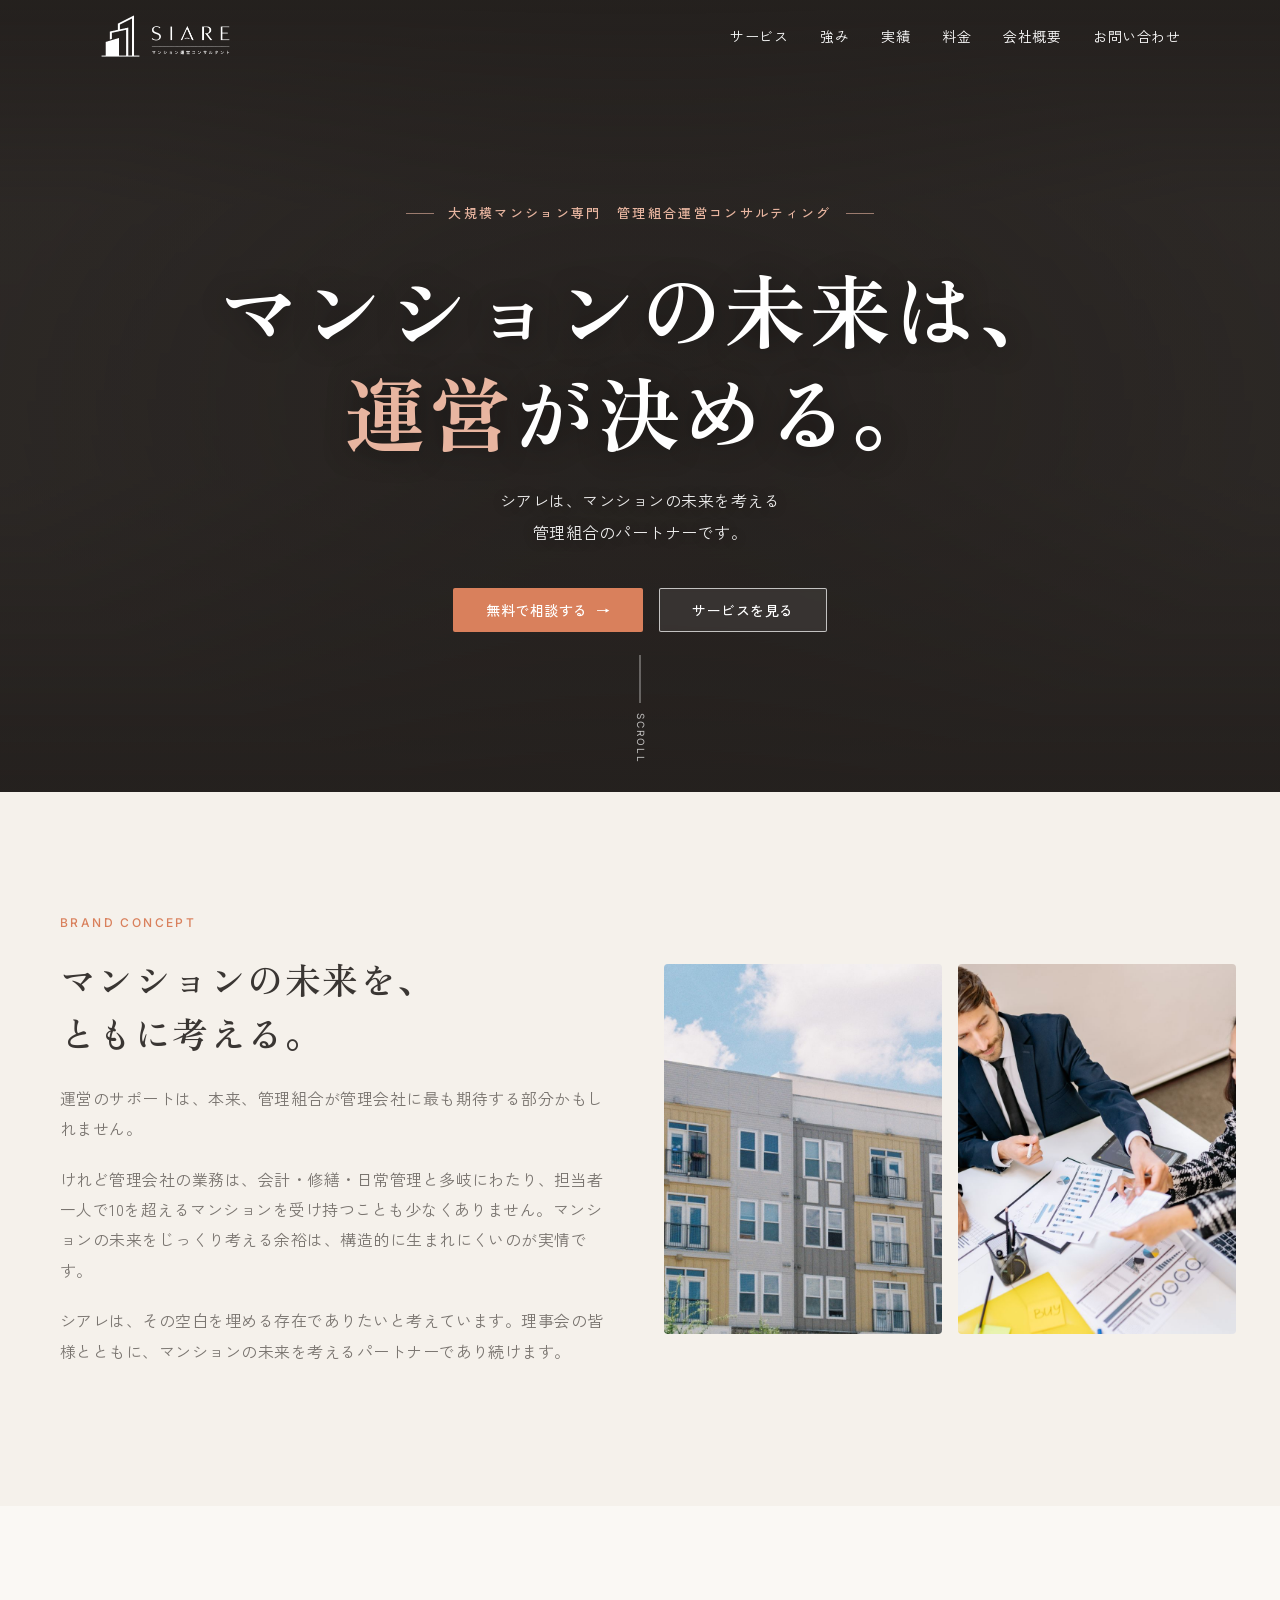
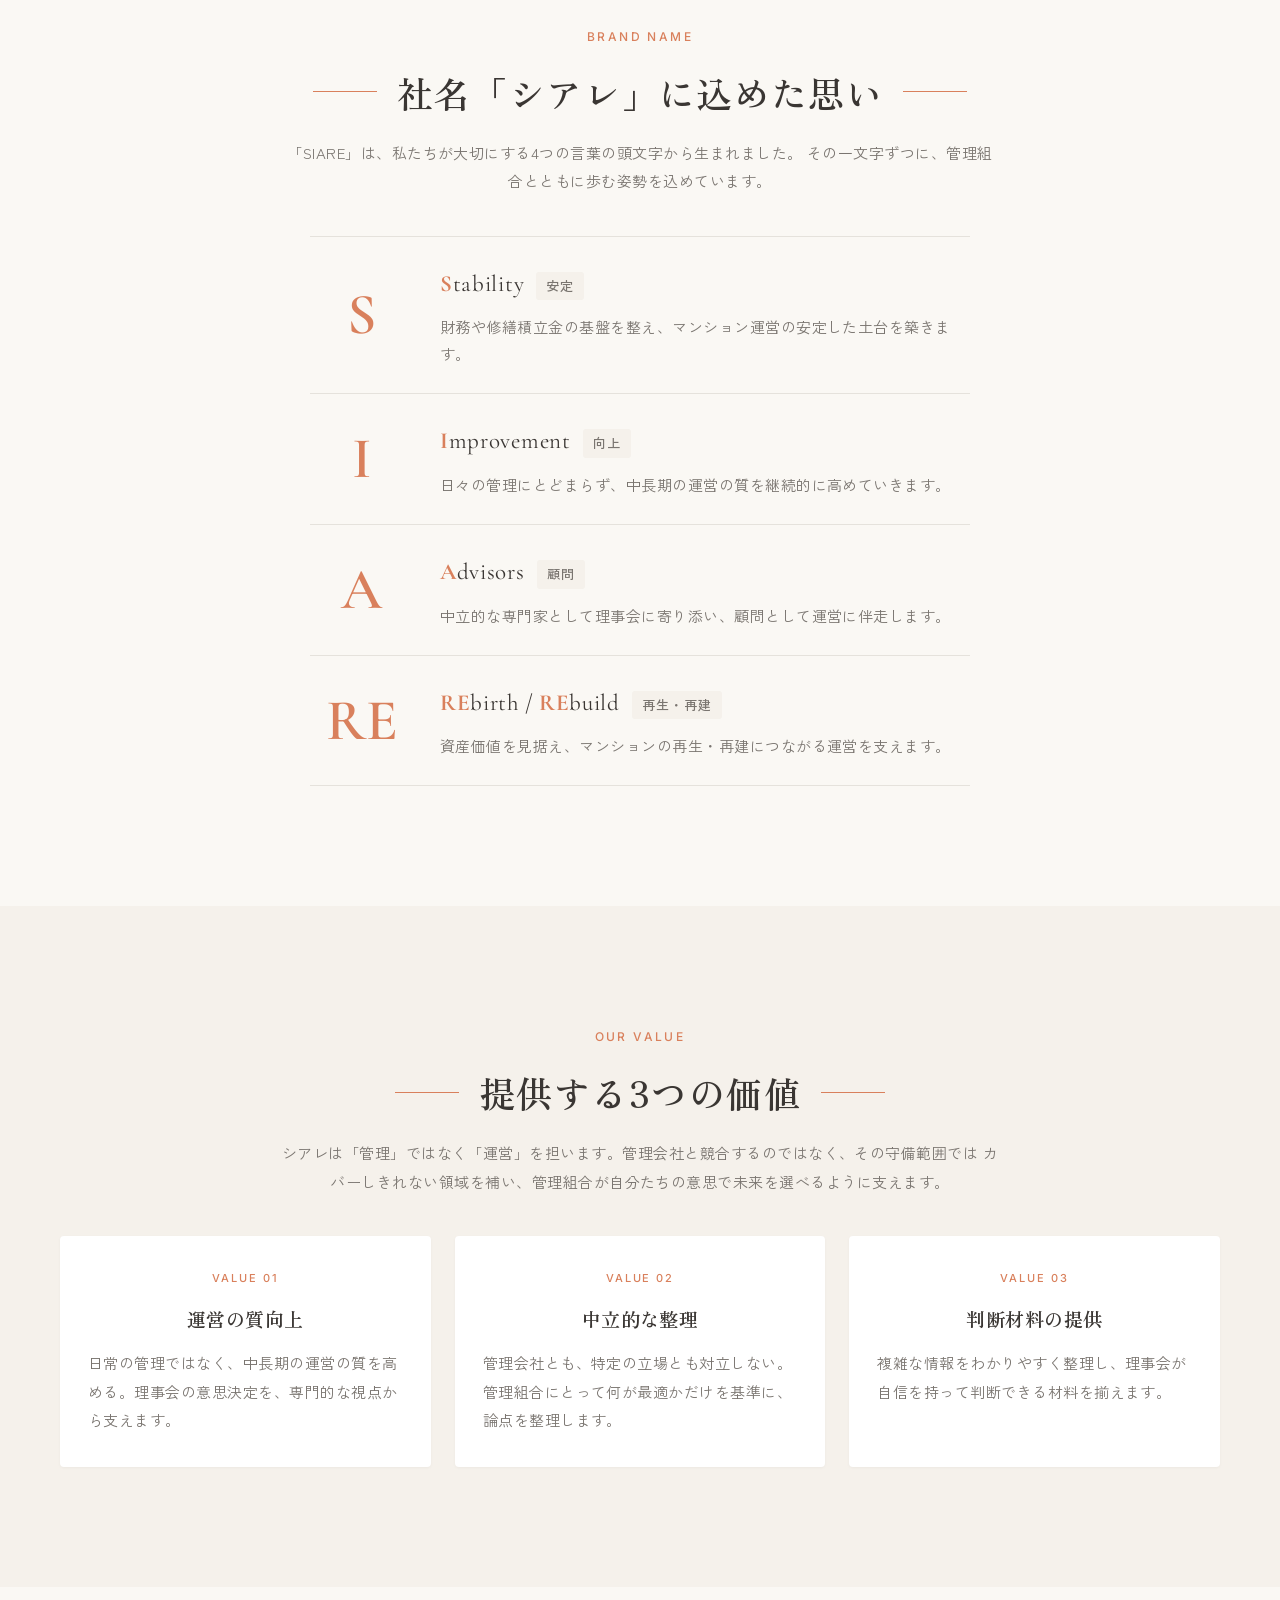
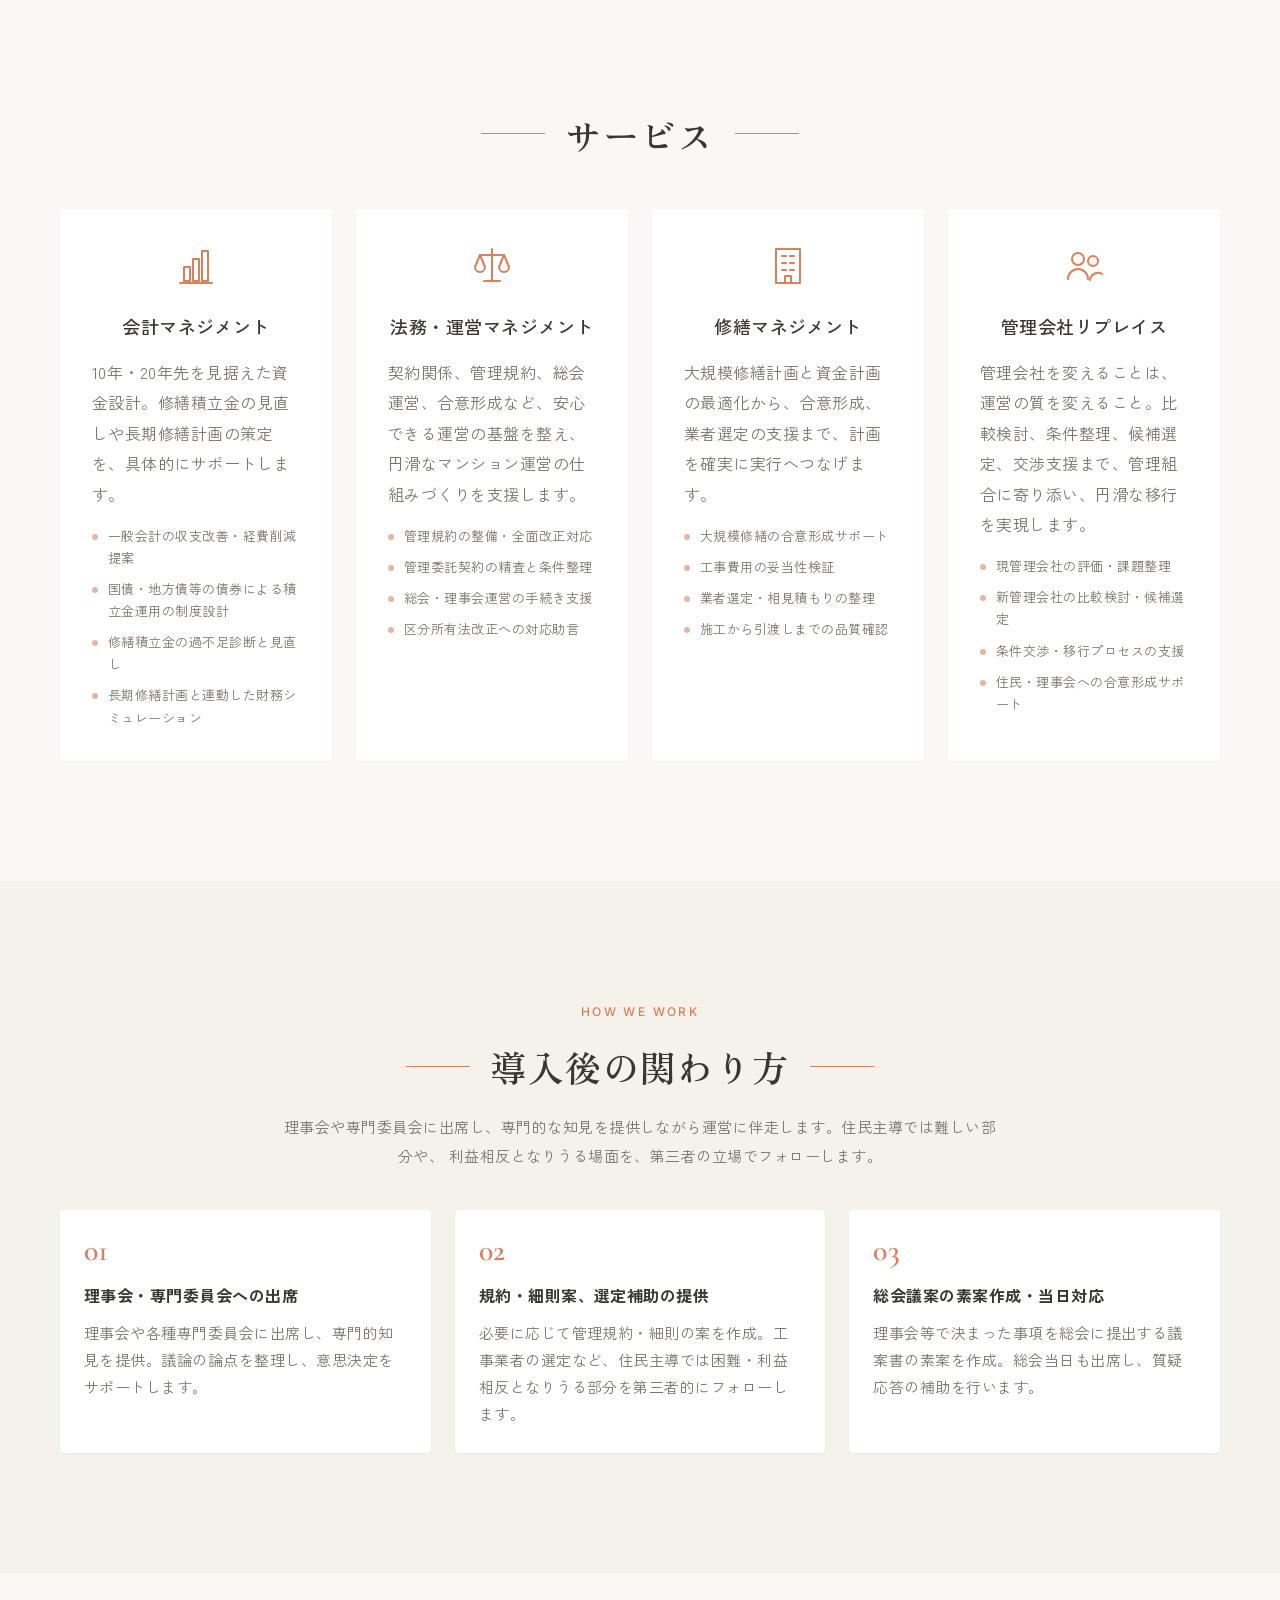
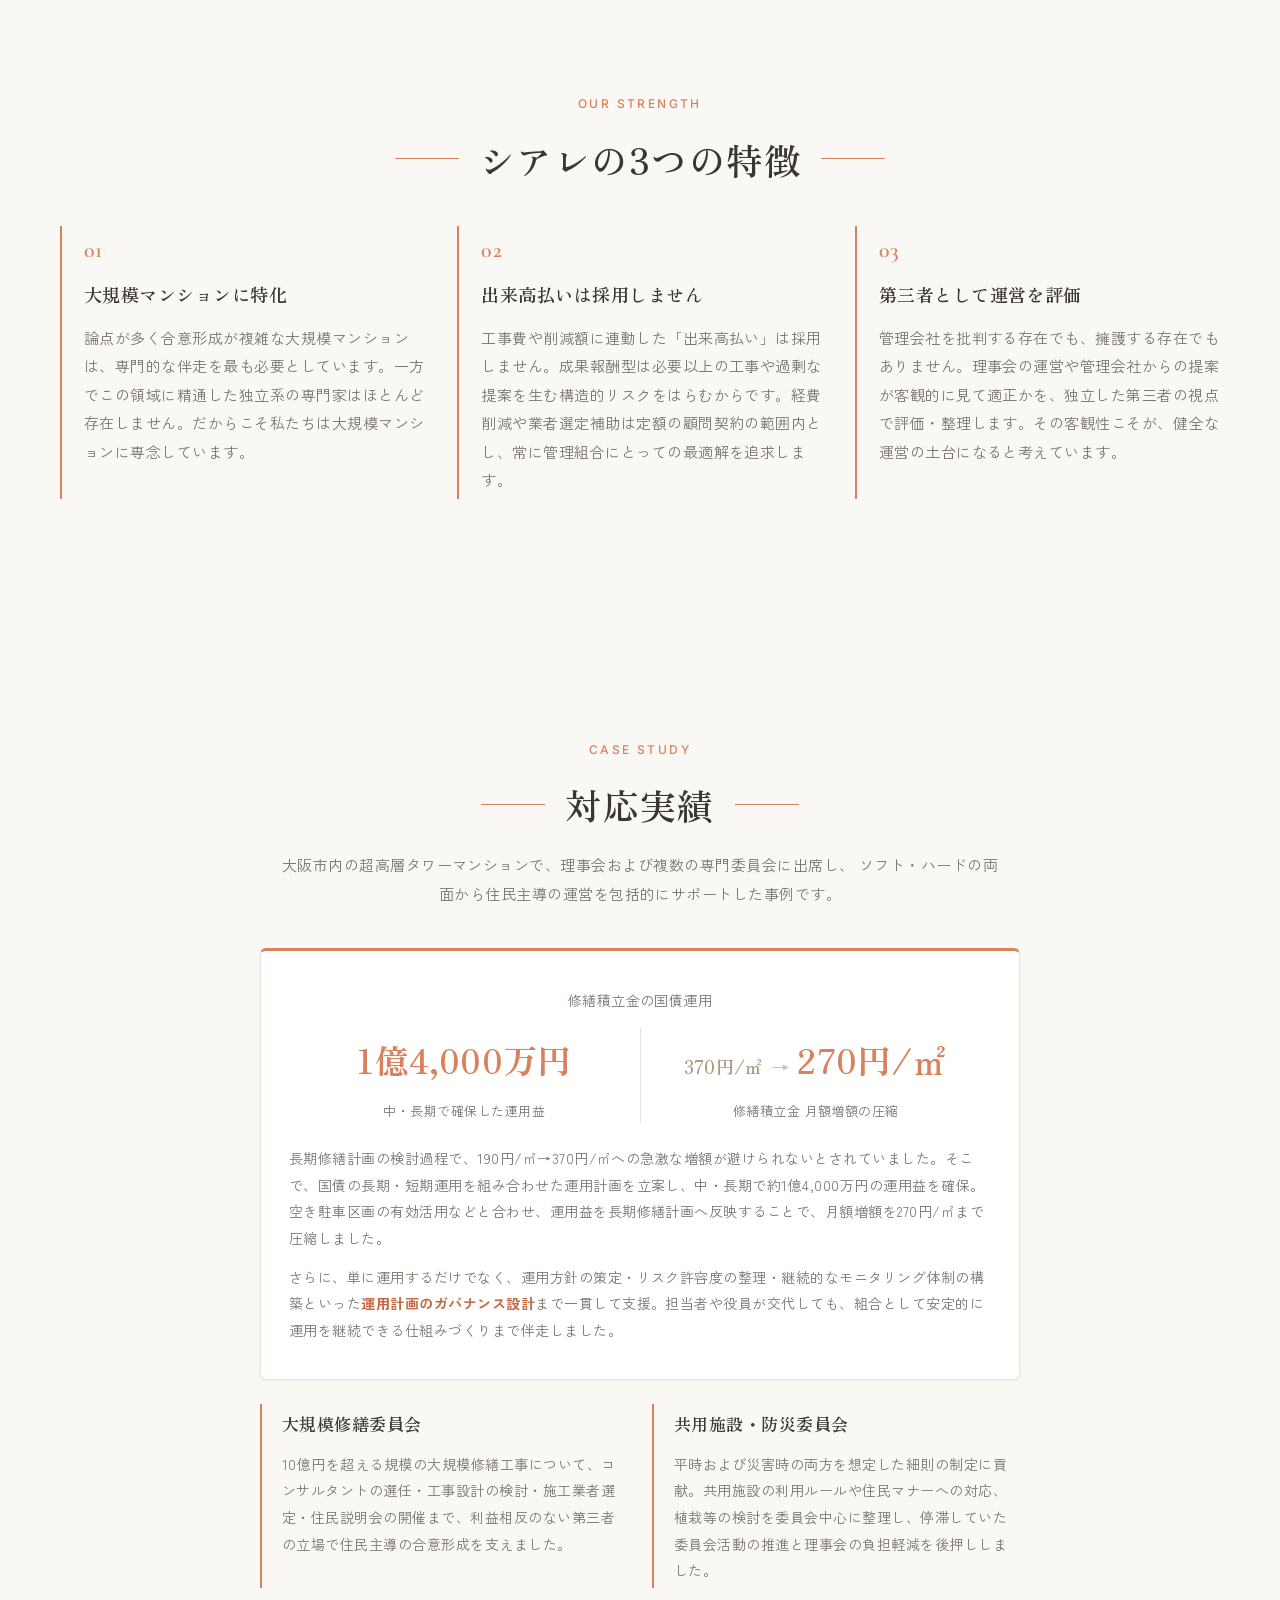
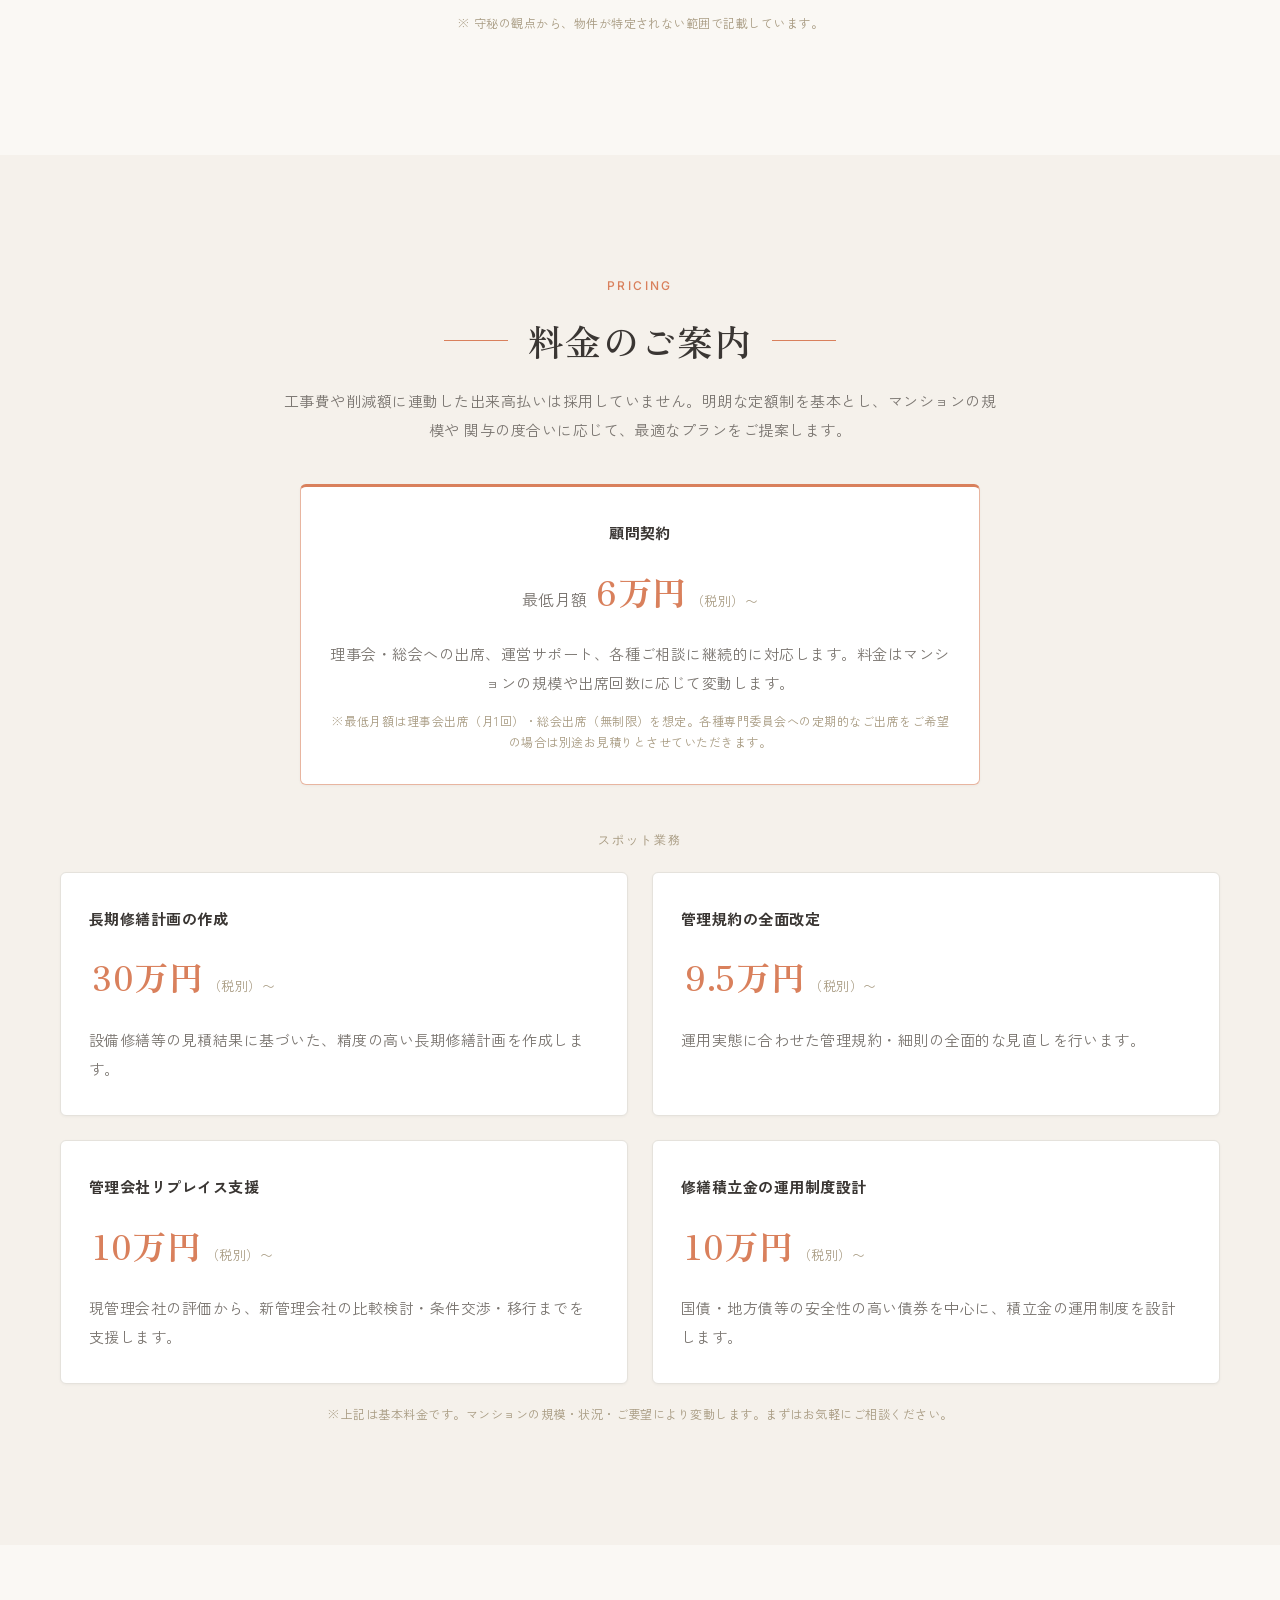
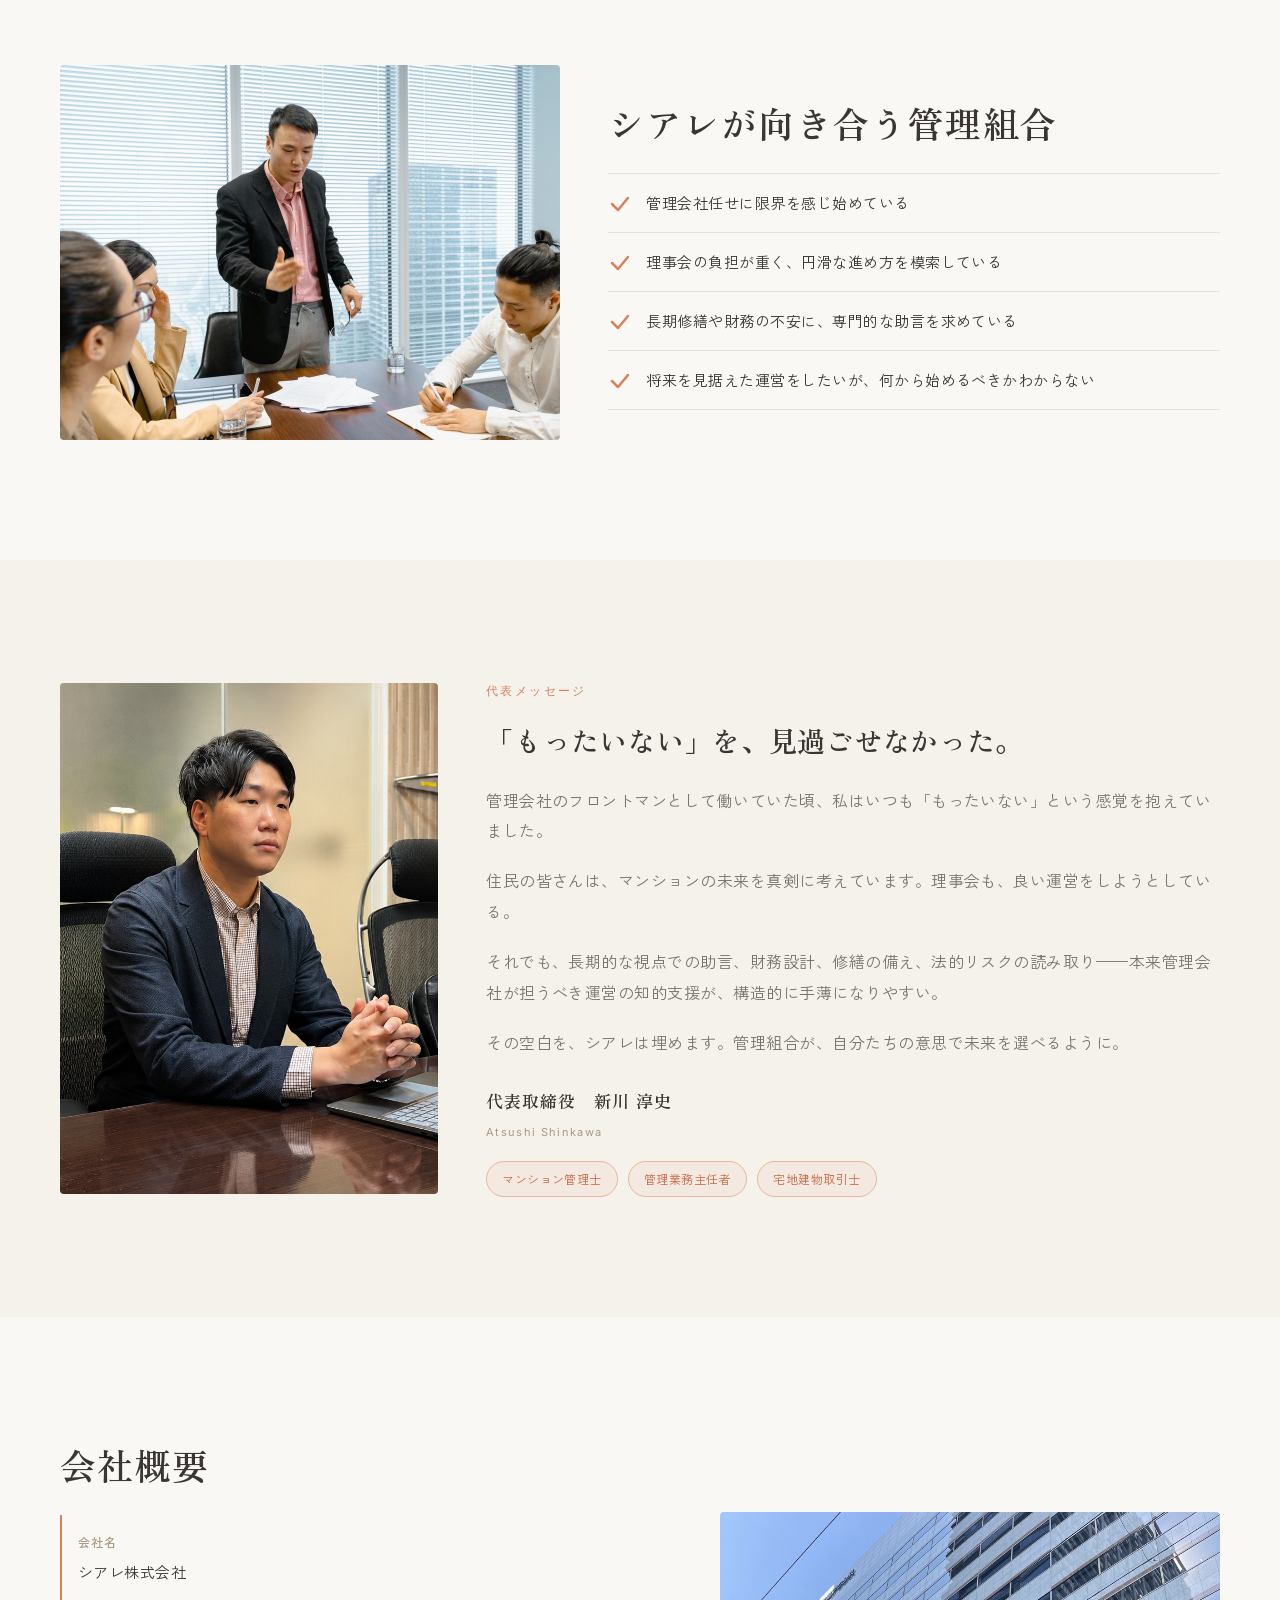
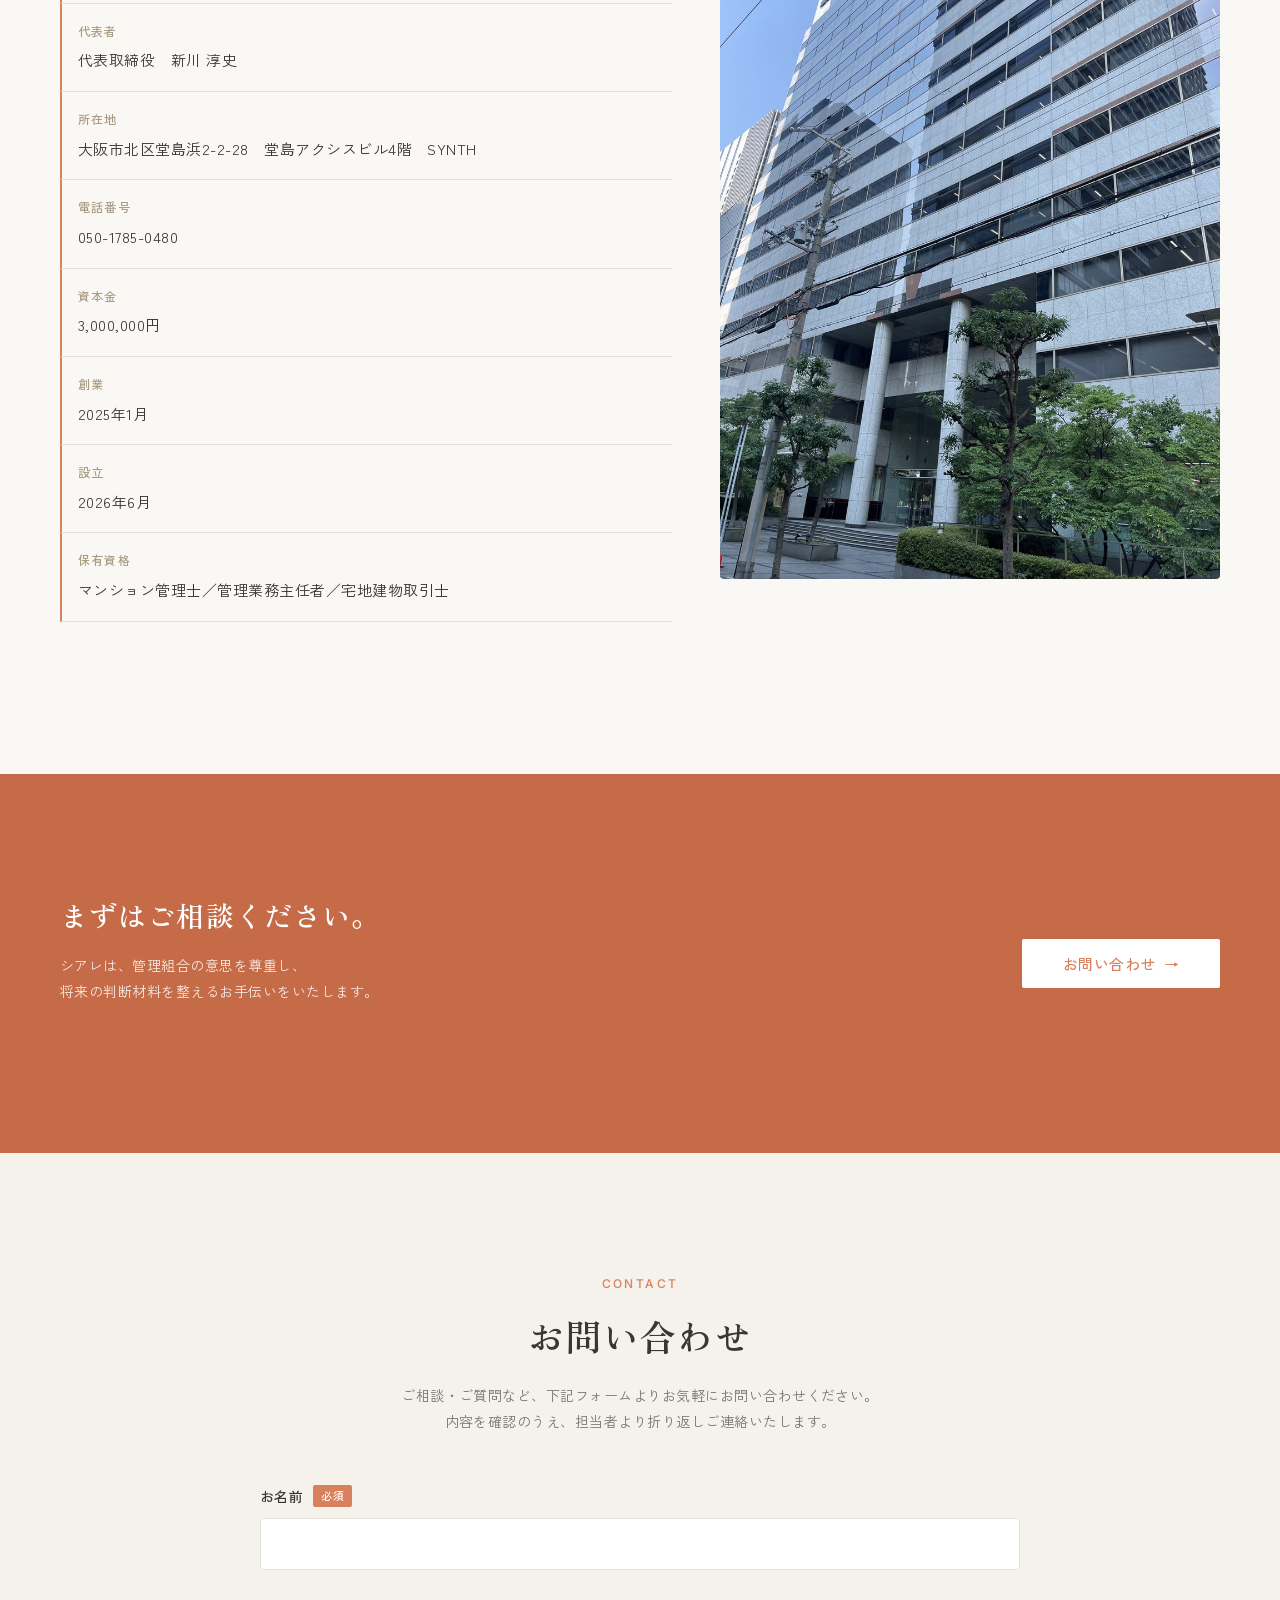
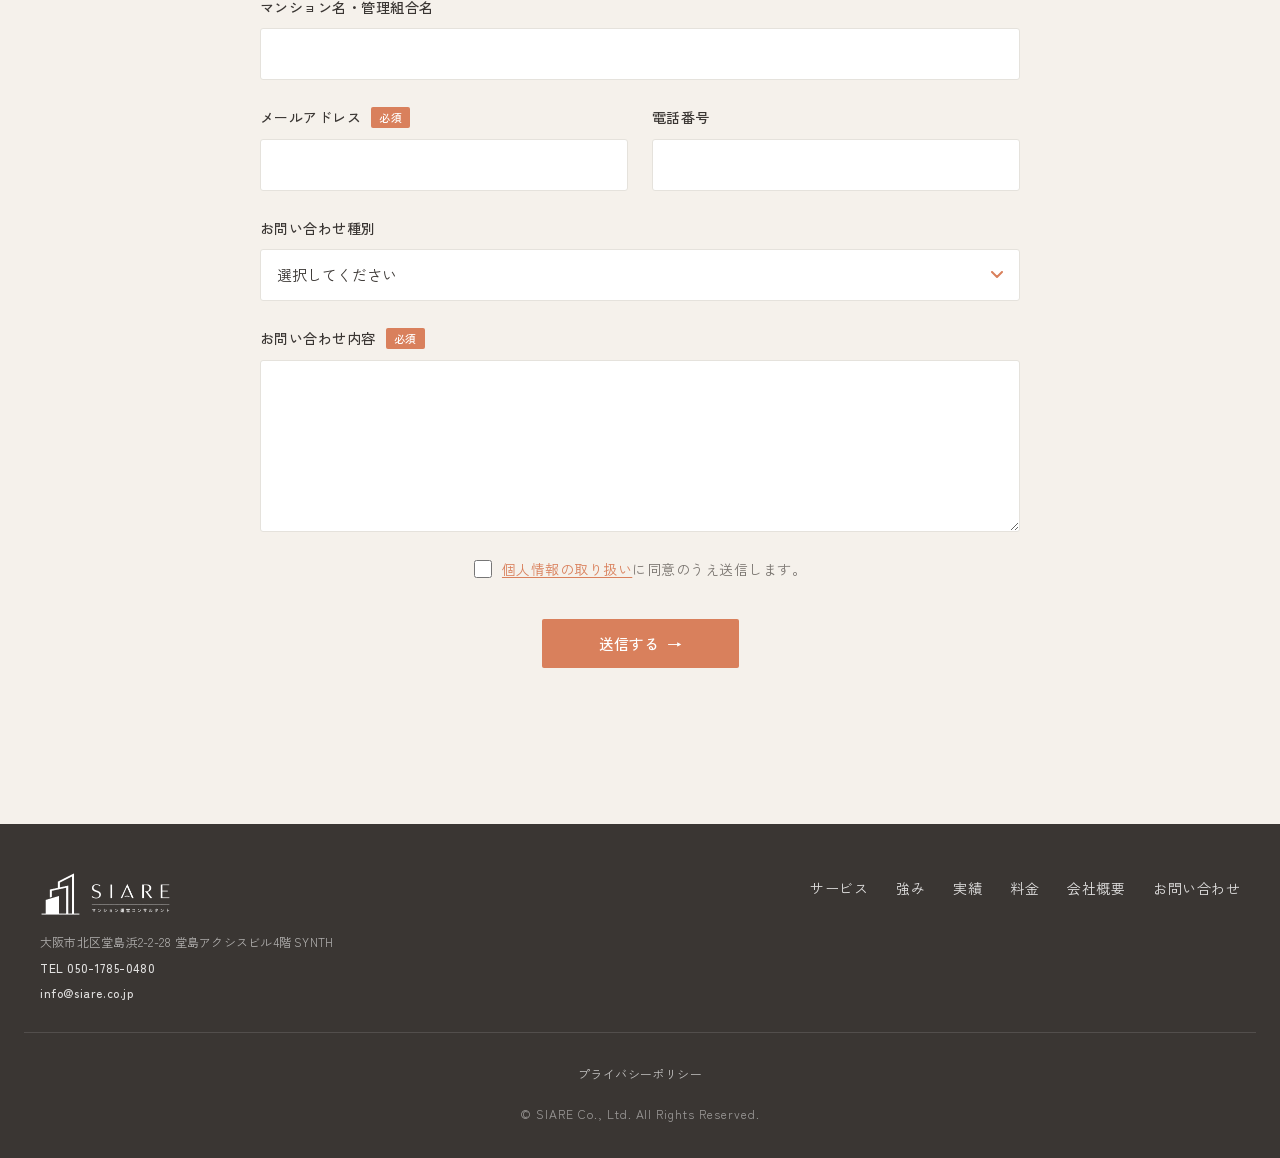
<file: index.html>
<!DOCTYPE html>
<html lang="ja">
<head>
  <meta charset="UTF-8">
  <meta name="viewport" content="width=device-width, initial-scale=1.0">
  <title>シアレ株式会社 | マンション運営コンサルタント</title>
  <meta name="description" content="シアレ株式会社は、会計・法務・修繕の三軸から、大規模マンション管理組合の運営を総合的に支えるコンサルティング会社です。大阪・堂島。">
  <link rel="canonical" href="https://www.siare.co.jp/">
  <meta name="robots" content="index, follow">
  <link rel="icon" href="images/favicon.png" type="image/png">

  <!-- OGP / Twitter Card -->
  <meta property="og:type" content="website">
  <meta property="og:site_name" content="シアレ株式会社">
  <meta property="og:title" content="シアレ株式会社 | マンション運営コンサルタント">
  <meta property="og:description" content="会計・法務・修繕の三軸から、大規模マンション管理組合の運営を総合的に支えるコンサルティング会社です。">
  <meta property="og:url" content="https://www.siare.co.jp/">
  <meta property="og:image" content="https://www.siare.co.jp/images/og-image.jpg">
  <meta property="og:locale" content="ja_JP">
  <meta name="twitter:card" content="summary_large_image">
  <meta name="twitter:title" content="シアレ株式会社 | マンション運営コンサルタント">
  <meta name="twitter:description" content="会計・法務・修繕の三軸から、大規模マンション管理組合の運営を総合的に支えるコンサルティング会社です。">
  <meta name="twitter:image" content="https://www.siare.co.jp/images/og-image.jpg">

  <!-- 構造化データ（会社情報） -->
  <script type="application/ld+json">
  {
    "@context": "https://schema.org",
    "@type": "Organization",
    "name": "シアレ株式会社",
    "alternateName": "SIARE Co., Ltd.",
    "url": "https://www.siare.co.jp/",
    "logo": "https://www.siare.co.jp/images/logo.png",
    "image": "https://www.siare.co.jp/images/og-image.jpg",
    "email": "info@siare.co.jp",
    "telephone": "+81-50-1785-0480",
    "description": "会計・法務・修繕の三軸から、大規模マンション管理組合の運営を総合的に支えるコンサルティング会社。",
    "address": {
      "@type": "PostalAddress",
      "streetAddress": "堂島浜2-2-28 堂島アクシスビル4階 SYNTH",
      "addressLocality": "大阪市北区",
      "addressRegion": "大阪府",
      "addressCountry": "JP"
    },
    "founder": {
      "@type": "Person",
      "name": "新川 淳史"
    }
  }
  </script>

  <!-- Google Fonts -->
  <link rel="preconnect" href="https://fonts.googleapis.com">
  <link rel="preconnect" href="https://fonts.gstatic.com" crossorigin>
  <link href="https://fonts.googleapis.com/css2?family=Cormorant+Garamond:wght@400;500;600&family=Inter:wght@400;500&family=Zen+Kaku+Gothic+New:wght@400;500;700&family=Zen+Old+Mincho:wght@400;500;600;700&display=swap" rel="stylesheet">

  <link rel="stylesheet" href="css/style.css">
</head>
<body>

  <!-- ============================================ -->
  <!-- ヘッダー（fixed）                            -->
  <!-- ============================================ -->
  <header class="site-header" id="site-header">
    <div class="site-header__inner">
      <a class="brand" href="#" aria-label="シアレ株式会社 トップへ">
        <img class="brand__img" src="images/logo.png" alt="SIARE マンション運営コンサルタント" width="1040" height="349">
      </a>

      <nav class="global-nav" id="global-nav" aria-label="メインナビゲーション">
        <ul class="global-nav__list">
          <li><a href="#service">サービス</a></li>
          <li><a href="#strength">強み</a></li>
          <li><a href="#case">実績</a></li>
          <li><a href="#pricing">料金</a></li>
          <li><a href="#company">会社概要</a></li>
          <li><a href="#contact">お問い合わせ</a></li>
        </ul>
      </nav>

      <button class="nav-toggle" id="nav-toggle" aria-label="メニューを開く" aria-expanded="false" aria-controls="global-nav">
        <span class="nav-toggle__bar"></span>
        <span class="nav-toggle__bar"></span>
        <span class="nav-toggle__bar"></span>
      </button>
    </div>
  </header>
  <!-- /ヘッダー -->

  <main>

    <!-- ============================================ -->
    <!-- ヒーローセクション                            -->
    <!-- ============================================ -->
    <section class="hero" id="hero">
      <!-- 背景スライドショー（クロスフェード）。画像は images/hero-1〜4.jpg を差し替えるだけで変更可 -->
      <div class="hero__bg" aria-hidden="true">
        <img class="hero__slide" src="images/hero-1.jpg" alt="">
        <img class="hero__slide" src="images/hero-2.jpg" alt="">
        <img class="hero__slide" src="images/hero-3.jpg" alt="">
        <img class="hero__slide" src="images/hero-4.jpg" alt="">
      </div>
      <div class="hero__overlay" aria-hidden="true"></div>

      <div class="hero__inner">
        <div class="hero__text">
          <p class="hero__eyebrow">大規模マンション専門　管理組合運営コンサルティング</p>
          <h1 class="hero__heading">マンションの未来は、<br><span class="kw">運営</span>が決める。</h1>
          <p class="hero__lead">シアレは、マンションの未来を考える<br class="hero__lead-br">管理組合のパートナーです。</p>
          <div class="hero__actions">
            <a class="btn btn--primary" href="#contact">無料で相談する <span aria-hidden="true">→</span></a>
            <a class="btn btn--hero-ghost" href="#service">サービスを見る</a>
          </div>
        </div>
      </div>

      <a class="hero__scroll" href="#concept" aria-label="次のセクションへスクロール">
        <span class="hero__scroll-line" aria-hidden="true"></span>
        <span class="hero__scroll-text">SCROLL</span>
      </a>
    </section>
    <!-- /ヒーローセクション -->

    <!-- ============================================ -->
    <!-- ブランドコンセプト                            -->
    <!-- ============================================ -->
    <section class="concept" id="concept">
      <div class="concept__inner">
        <div class="concept__text">
          <p class="label">BRAND CONCEPT</p>
          <h2 class="section-heading section-heading--left">マンションの未来を、<br>ともに考える。</h2>
          <p class="concept__body">
            運営のサポートは、本来、管理組合が管理会社に最も期待する部分かもしれません。
          </p>
          <p class="concept__body">
            けれど管理会社の業務は、会計・修繕・日常管理と多岐にわたり、担当者一人で10を超えるマンションを受け持つことも少なくありません。マンションの未来をじっくり考える余裕は、構造的に生まれにくいのが実情です。
          </p>
          <p class="concept__body">
            シアレは、その空白を埋める存在でありたいと考えています。理事会の皆様とともに、マンションの未来を考えるパートナーであり続けます。
          </p>
        </div>
        <div class="concept__images">
          <img src="images/concept-1.jpg" alt="マンションの外観" width="750" height="1000" loading="lazy">
          <img src="images/concept-2.jpg" alt="資料をもとに運営を話し合う様子" width="750" height="1000" loading="lazy">
        </div>
      </div>
    </section>
    <!-- /ブランドコンセプト -->

    <!-- ============================================ -->
    <!-- 社名に込めた思い（BRAND NAME）               -->
    <!-- ============================================ -->
    <section class="brand-story" id="brand-story">
      <div class="brand-story__inner">
        <div class="section-head">
          <p class="label">BRAND NAME</p>
          <h2 class="section-heading section-heading--ruled"><span>社名「シアレ」に込めた思い</span></h2>
          <p class="section-lead">
            「SIARE」は、私たちが大切にする4つの言葉の頭文字から生まれました。
            その一文字ずつに、管理組合とともに歩む姿勢を込めています。
          </p>
        </div>

        <ul class="acronym">
          <li class="acronym__item">
            <span class="acronym__letter">S</span>
            <div class="acronym__detail">
              <p class="acronym__word"><span class="acronym__en"><b>S</b>tability</span><span class="acronym__jp">安定</span></p>
              <p class="acronym__desc">財務や修繕積立金の基盤を整え、マンション運営の安定した土台を築きます。</p>
            </div>
          </li>
          <li class="acronym__item">
            <span class="acronym__letter">I</span>
            <div class="acronym__detail">
              <p class="acronym__word"><span class="acronym__en"><b>I</b>mprovement</span><span class="acronym__jp">向上</span></p>
              <p class="acronym__desc">日々の管理にとどまらず、中長期の運営の質を継続的に高めていきます。</p>
            </div>
          </li>
          <li class="acronym__item">
            <span class="acronym__letter">A</span>
            <div class="acronym__detail">
              <p class="acronym__word"><span class="acronym__en"><b>A</b>dvisors</span><span class="acronym__jp">顧問</span></p>
              <p class="acronym__desc">中立的な専門家として理事会に寄り添い、顧問として運営に伴走します。</p>
            </div>
          </li>
          <li class="acronym__item">
            <span class="acronym__letter">RE</span>
            <div class="acronym__detail">
              <p class="acronym__word"><span class="acronym__en"><b>RE</b>birth / <b>RE</b>build</span><span class="acronym__jp">再生・再建</span></p>
              <p class="acronym__desc">資産価値を見据え、マンションの再生・再建につながる運営を支えます。</p>
            </div>
          </li>
        </ul>
      </div>
    </section>
    <!-- /社名に込めた思い -->

    <!-- ============================================ -->
    <!-- 提供する3つの価値（OUR VALUE）               -->
    <!-- ============================================ -->
    <section class="value" id="value">
      <div class="value__inner">
        <div class="section-head">
          <p class="label">OUR VALUE</p>
          <h2 class="section-heading section-heading--ruled"><span>提供する3つの価値</span></h2>
          <p class="section-lead">
            シアレは「管理」ではなく「運営」を担います。管理会社と競合するのではなく、その守備範囲では
            カバーしきれない領域を補い、管理組合が自分たちの意思で未来を選べるように支えます。
          </p>
        </div>
        <div class="value__grid">
          <article class="value-item">
            <p class="value-item__label">VALUE 01</p>
            <h3 class="value-item__title">運営の質向上</h3>
            <p class="value-item__body">日常の管理ではなく、中長期の運営の質を高める。理事会の意思決定を、専門的な視点から支えます。</p>
          </article>
          <article class="value-item">
            <p class="value-item__label">VALUE 02</p>
            <h3 class="value-item__title">中立的な整理</h3>
            <p class="value-item__body">管理会社とも、特定の立場とも対立しない。管理組合にとって何が最適かだけを基準に、論点を整理します。</p>
          </article>
          <article class="value-item">
            <p class="value-item__label">VALUE 03</p>
            <h3 class="value-item__title">判断材料の提供</h3>
            <p class="value-item__body">複雑な情報をわかりやすく整理し、理事会が自信を持って判断できる材料を揃えます。</p>
          </article>
        </div>
      </div>
    </section>
    <!-- /提供する3つの価値 -->

    <!-- ============================================ -->
    <!-- サービス（4カード）                          -->
    <!-- ============================================ -->
    <section class="service" id="service">
      <div class="service__inner">
        <h2 class="section-heading section-heading--ruled"><span>サービス</span></h2>

        <div class="service__grid">

          <!-- カード1 -->
          <article class="card">
            <div class="card__icon" aria-hidden="true">
              <!-- 棒グラフ -->
              <svg viewBox="0 0 48 48" fill="none" stroke="currentColor" stroke-width="2" stroke-linecap="round" stroke-linejoin="round">
                <line x1="8" y1="42" x2="40" y2="42"></line>
                <rect x="12" y="26" width="6" height="14"></rect>
                <rect x="21" y="18" width="6" height="22"></rect>
                <rect x="30" y="10" width="6" height="30"></rect>
              </svg>
            </div>
            <h3 class="card__title">会計マネジメント</h3>
            <p class="card__body">
              10年・20年先を見据えた資金設計。修繕積立金の見直しや長期修繕計画の策定を、具体的にサポートします。
            </p>
            <ul class="card__list">
              <li>一般会計の収支改善・経費削減提案</li>
              <li>国債・地方債等の債券による積立金運用の制度設計</li>
              <li>修繕積立金の過不足診断と見直し</li>
              <li>長期修繕計画と連動した財務シミュレーション</li>
            </ul>
          </article>

          <!-- カード2 -->
          <article class="card">
            <div class="card__icon" aria-hidden="true">
              <!-- 天秤 -->
              <svg viewBox="0 0 48 48" fill="none" stroke="currentColor" stroke-width="2" stroke-linecap="round" stroke-linejoin="round">
                <line x1="24" y1="8" x2="24" y2="40"></line>
                <line x1="12" y1="14" x2="36" y2="14"></line>
                <line x1="16" y1="40" x2="32" y2="40"></line>
                <path d="M12 14 L7 26 a5 5 0 0 0 10 0 Z"></path>
                <path d="M36 14 L31 26 a5 5 0 0 0 10 0 Z"></path>
              </svg>
            </div>
            <h3 class="card__title">法務・運営マネジメント</h3>
            <p class="card__body">
              契約関係、管理規約、総会運営、合意形成など、安心できる運営の基盤を整え、円滑なマンション運営の仕組みづくりを支援します。
            </p>
            <ul class="card__list">
              <li>管理規約の整備・全面改正対応</li>
              <li>管理委託契約の精査と条件整理</li>
              <li>総会・理事会運営の手続き支援</li>
              <li>区分所有法改正への対応助言</li>
            </ul>
          </article>

          <!-- カード3 -->
          <article class="card">
            <div class="card__icon" aria-hidden="true">
              <!-- ビル -->
              <svg viewBox="0 0 48 48" fill="none" stroke="currentColor" stroke-width="2" stroke-linecap="round" stroke-linejoin="round">
                <rect x="12" y="8" width="24" height="34"></rect>
                <line x1="18" y1="15" x2="22" y2="15"></line>
                <line x1="26" y1="15" x2="30" y2="15"></line>
                <line x1="18" y1="22" x2="22" y2="22"></line>
                <line x1="26" y1="22" x2="30" y2="22"></line>
                <line x1="18" y1="29" x2="22" y2="29"></line>
                <line x1="26" y1="29" x2="30" y2="29"></line>
                <rect x="21" y="35" width="6" height="7"></rect>
              </svg>
            </div>
            <h3 class="card__title">修繕マネジメント</h3>
            <p class="card__body">
              大規模修繕計画と資金計画の最適化から、合意形成、業者選定の支援まで、計画を確実に実行へつなげます。
            </p>
            <ul class="card__list">
              <li>大規模修繕の合意形成サポート</li>
              <li>工事費用の妥当性検証</li>
              <li>業者選定・相見積もりの整理</li>
              <li>施工から引渡しまでの品質確認</li>
            </ul>
          </article>

          <!-- カード4 -->
          <article class="card">
            <div class="card__icon" aria-hidden="true">
              <!-- 人物複数 -->
              <svg viewBox="0 0 48 48" fill="none" stroke="currentColor" stroke-width="2" stroke-linecap="round" stroke-linejoin="round">
                <circle cx="18" cy="18" r="6"></circle>
                <path d="M8 38 a10 10 0 0 1 20 0"></path>
                <circle cx="33" cy="20" r="5"></circle>
                <path d="M30 39 a8 8 0 0 1 12 -6"></path>
              </svg>
            </div>
            <h3 class="card__title">管理会社リプレイス</h3>
            <p class="card__body">
              管理会社を変えることは、運営の質を変えること。比較検討、条件整理、候補選定、交渉支援まで、管理組合に寄り添い、円滑な移行を実現します。
            </p>
            <ul class="card__list">
              <li>現管理会社の評価・課題整理</li>
              <li>新管理会社の比較検討・候補選定</li>
              <li>条件交渉・移行プロセスの支援</li>
              <li>住民・理事会への合意形成サポート</li>
            </ul>
          </article>

        </div>
      </div>
    </section>
    <!-- /サービス -->

    <!-- ============================================ -->
    <!-- 導入後の関わり方（HOW WE WORK）              -->
    <!-- ============================================ -->
    <section class="flow" id="flow">
      <div class="flow__inner">
        <div class="section-head">
          <p class="label">HOW WE WORK</p>
          <h2 class="section-heading section-heading--ruled"><span>導入後の関わり方</span></h2>
          <p class="section-lead">
            理事会や専門委員会に出席し、専門的な知見を提供しながら運営に伴走します。住民主導では難しい部分や、
            利益相反となりうる場面を、第三者の立場でフォローします。
          </p>
        </div>
        <div class="flow__steps">
          <article class="flow-step">
            <p class="flow-step__num">01</p>
            <div class="flow-step__body">
              <h3 class="flow-step__title">理事会・専門委員会への出席</h3>
              <p class="flow-step__text">理事会や各種専門委員会に出席し、専門的知見を提供。議論の論点を整理し、意思決定をサポートします。</p>
            </div>
          </article>
          <article class="flow-step">
            <p class="flow-step__num">02</p>
            <div class="flow-step__body">
              <h3 class="flow-step__title">規約・細則案、選定補助の提供</h3>
              <p class="flow-step__text">必要に応じて管理規約・細則の案を作成。工事業者の選定など、住民主導では困難・利益相反となりうる部分を第三者的にフォローします。</p>
            </div>
          </article>
          <article class="flow-step">
            <p class="flow-step__num">03</p>
            <div class="flow-step__body">
              <h3 class="flow-step__title">総会議案の素案作成・当日対応</h3>
              <p class="flow-step__text">理事会等で決まった事項を総会に提出する議案書の素案を作成。総会当日も出席し、質疑応答の補助を行います。</p>
            </div>
          </article>
        </div>
      </div>
    </section>
    <!-- /導入後の関わり方 -->

    <!-- ============================================ -->
    <!-- シアレの3つの特徴（OUR STRENGTH）            -->
    <!-- ============================================ -->
    <section class="strength" id="strength">
      <div class="strength__inner">
        <div class="section-head">
          <p class="label">OUR STRENGTH</p>
          <h2 class="section-heading section-heading--ruled"><span>シアレの3つの特徴</span></h2>
        </div>
        <div class="strength__grid">
          <article class="strength-item">
            <p class="strength-item__num">01</p>
            <h3 class="strength-item__title">大規模マンションに特化</h3>
            <p class="strength-item__body">論点が多く合意形成が複雑な大規模マンションは、専門的な伴走を最も必要としています。一方でこの領域に精通した独立系の専門家はほとんど存在しません。だからこそ私たちは大規模マンションに専念しています。</p>
          </article>
          <article class="strength-item">
            <p class="strength-item__num">02</p>
            <h3 class="strength-item__title">出来高払いは採用しません</h3>
            <p class="strength-item__body">工事費や削減額に連動した「出来高払い」は採用しません。成果報酬型は必要以上の工事や過剰な提案を生む構造的リスクをはらむからです。経費削減や業者選定補助は定額の顧問契約の範囲内とし、常に管理組合にとっての最適解を追求します。</p>
          </article>
          <article class="strength-item">
            <p class="strength-item__num">03</p>
            <h3 class="strength-item__title">第三者として運営を評価</h3>
            <p class="strength-item__body">管理会社を批判する存在でも、擁護する存在でもありません。理事会の運営や管理会社からの提案が客観的に見て適正かを、独立した第三者の視点で評価・整理します。その客観性こそが、健全な運営の土台になると考えています。</p>
          </article>
        </div>
      </div>
    </section>
    <!-- /シアレの3つの特徴 -->

    <!-- ============================================ -->
    <!-- 対応実績（CASE STUDY）                        -->
    <!-- ============================================ -->
    <section class="case" id="case">
      <div class="case__inner">
        <div class="section-head">
          <p class="label">CASE STUDY</p>
          <h2 class="section-heading section-heading--ruled"><span>対応実績</span></h2>
          <p class="section-lead">
            大阪市内の超高層タワーマンションで、理事会および複数の専門委員会に出席し、
            ソフト・ハードの両面から住民主導の運営を包括的にサポートした事例です。
          </p>
        </div>

        <div class="case__highlight">
          <p class="case__highlight-label">修繕積立金の国債運用</p>
          <div class="case__stats">
            <div class="case__stat">
              <p class="case__stat-figure"><strong>1億4,000万円</strong></p>
              <p class="case__stat-cap">中・長期で確保した運用益</p>
            </div>
            <div class="case__stat">
              <p class="case__stat-figure">370円/㎡<span aria-hidden="true">→</span><strong>270円/㎡</strong></p>
              <p class="case__stat-cap">修繕積立金 月額増額の圧縮</p>
            </div>
          </div>
          <p class="case__highlight-desc">
            長期修繕計画の検討過程で、190円/㎡→370円/㎡への急激な増額が避けられないとされていました。そこで、国債の長期・短期運用を組み合わせた運用計画を立案し、中・長期で約1億4,000万円の運用益を確保。空き駐車区画の有効活用などと合わせ、運用益を長期修繕計画へ反映することで、月額増額を270円/㎡まで圧縮しました。
          </p>
          <p class="case__highlight-desc">
            さらに、単に運用するだけでなく、運用方針の策定・リスク許容度の整理・継続的なモニタリング体制の構築といった<strong class="case__em">運用計画のガバナンス設計</strong>まで一貫して支援。担当者や役員が交代しても、組合として安定的に運用を継続できる仕組みづくりまで伴走しました。
          </p>
        </div>

        <div class="case__grid">
          <article class="case-item">
            <h3 class="case-item__title">大規模修繕委員会</h3>
            <p class="case-item__body">
              10億円を超える規模の大規模修繕工事について、コンサルタントの選任・工事設計の検討・施工業者選定・住民説明会の開催まで、利益相反のない第三者の立場で住民主導の合意形成を支えました。
            </p>
          </article>
          <article class="case-item">
            <h3 class="case-item__title">共用施設・防災委員会</h3>
            <p class="case-item__body">
              平時および災害時の両方を想定した細則の制定に貢献。共用施設の利用ルールや住民マナーへの対応、植栽等の検討を委員会中心に整理し、停滞していた委員会活動の推進と理事会の負担軽減を後押ししました。
            </p>
          </article>
        </div>

        <p class="case__note">※ 守秘の観点から、物件が特定されない範囲で記載しています。</p>
      </div>
    </section>
    <!-- /対応実績 -->

    <!-- ============================================ -->
    <!-- 料金のご案内（PRICING）                      -->
    <!-- ============================================ -->
    <section class="pricing" id="pricing">
      <div class="pricing__inner">
        <div class="section-head">
          <p class="label">PRICING</p>
          <h2 class="section-heading section-heading--ruled"><span>料金のご案内</span></h2>
          <p class="section-lead">
            工事費や削減額に連動した出来高払いは採用していません。明朗な定額制を基本とし、マンションの規模や
            関与の度合いに応じて、最適なプランをご提案します。
          </p>
        </div>

        <div class="pricing-card pricing-card--primary">
          <p class="pricing-card__label">顧問契約</p>
          <p class="pricing-card__price">最低月額 <strong>6万円</strong><span class="pricing-card__tax">（税別）〜</span></p>
          <p class="pricing-card__desc">理事会・総会への出席、運営サポート、各種ご相談に継続的に対応します。料金はマンションの規模や出席回数に応じて変動します。</p>
          <p class="pricing-card__note">※最低月額は理事会出席（月1回）・総会出席（無制限）を想定。各種専門委員会への定期的なご出席をご希望の場合は別途お見積りとさせていただきます。</p>
        </div>

        <p class="pricing__subhead">スポット業務</p>
        <div class="pricing__spot">
          <div class="pricing-card">
            <p class="pricing-card__label">長期修繕計画の作成</p>
            <p class="pricing-card__price"><strong>30万円</strong><span class="pricing-card__tax">（税別）〜</span></p>
            <p class="pricing-card__desc">設備修繕等の見積結果に基づいた、精度の高い長期修繕計画を作成します。</p>
          </div>
          <div class="pricing-card">
            <p class="pricing-card__label">管理規約の全面改定</p>
            <p class="pricing-card__price"><strong>9.5万円</strong><span class="pricing-card__tax">（税別）〜</span></p>
            <p class="pricing-card__desc">運用実態に合わせた管理規約・細則の全面的な見直しを行います。</p>
          </div>
          <div class="pricing-card">
            <p class="pricing-card__label">管理会社リプレイス支援</p>
            <p class="pricing-card__price"><strong>10万円</strong><span class="pricing-card__tax">（税別）〜</span></p>
            <p class="pricing-card__desc">現管理会社の評価から、新管理会社の比較検討・条件交渉・移行までを支援します。</p>
          </div>
          <div class="pricing-card">
            <p class="pricing-card__label">修繕積立金の運用制度設計</p>
            <p class="pricing-card__price"><strong>10万円</strong><span class="pricing-card__tax">（税別）〜</span></p>
            <p class="pricing-card__desc">国債・地方債等の安全性の高い債券を中心に、積立金の運用制度を設計します。</p>
          </div>
        </div>
        <p class="pricing__footnote">※上記は基本料金です。マンションの規模・状況・ご要望により変動します。まずはお気軽にご相談ください。</p>
      </div>
    </section>
    <!-- /料金のご案内 -->

    <!-- ============================================ -->
    <!-- シアレが向き合う管理組合                      -->
    <!-- ============================================ -->
    <section class="target" id="target">
      <div class="target__inner">
        <div class="target__image">
          <img src="images/target.jpg" alt="理事会・管理組合の打ち合わせの様子" width="1000" height="750" loading="lazy">
        </div>
        <div class="target__text">
          <h2 class="section-heading section-heading--left">シアレが向き合う管理組合</h2>
          <ul class="check-list">
            <li>
              <span class="check-list__icon" aria-hidden="true">
                <svg viewBox="0 0 24 24" fill="none" stroke="currentColor" stroke-width="2.5" stroke-linecap="round" stroke-linejoin="round"><polyline points="4 12 10 18 20 6"></polyline></svg>
              </span>
              <span>管理会社任せに限界を感じ始めている</span>
            </li>
            <li>
              <span class="check-list__icon" aria-hidden="true">
                <svg viewBox="0 0 24 24" fill="none" stroke="currentColor" stroke-width="2.5" stroke-linecap="round" stroke-linejoin="round"><polyline points="4 12 10 18 20 6"></polyline></svg>
              </span>
              <span>理事会の負担が重く、円滑な進め方を模索している</span>
            </li>
            <li>
              <span class="check-list__icon" aria-hidden="true">
                <svg viewBox="0 0 24 24" fill="none" stroke="currentColor" stroke-width="2.5" stroke-linecap="round" stroke-linejoin="round"><polyline points="4 12 10 18 20 6"></polyline></svg>
              </span>
              <span>長期修繕や財務の不安に、専門的な助言を求めている</span>
            </li>
            <li>
              <span class="check-list__icon" aria-hidden="true">
                <svg viewBox="0 0 24 24" fill="none" stroke="currentColor" stroke-width="2.5" stroke-linecap="round" stroke-linejoin="round"><polyline points="4 12 10 18 20 6"></polyline></svg>
              </span>
              <span>将来を見据えた運営をしたいが、何から始めるべきかわからない</span>
            </li>
          </ul>
        </div>
      </div>
    </section>
    <!-- /シアレが向き合う管理組合 -->

    <!-- ============================================ -->
    <!-- 代表メッセージ                               -->
    <!-- ============================================ -->
    <section class="message" id="message">
      <div class="message__inner">
        <div class="message__image">
          <img src="images/ceo.png" alt="代表取締役　新川 淳史" width="719" height="971" loading="lazy">
        </div>
        <div class="message__text">
          <p class="label">代表メッセージ</p>
          <h2 class="section-heading section-heading--left">「もったいない」を、見過ごせなかった。</h2>
          <p class="message__body">
            管理会社のフロントマンとして働いていた頃、私はいつも「もったいない」という感覚を抱えていました。
          </p>
          <p class="message__body">
            住民の皆さんは、マンションの未来を真剣に考えています。理事会も、良い運営をしようとしている。
          </p>
          <p class="message__body">
            それでも、長期的な視点での助言、財務設計、修繕の備え、法的リスクの読み取り——本来管理会社が担うべき運営の知的支援が、構造的に手薄になりやすい。
          </p>
          <p class="message__body">
            その空白を、シアレは埋めます。管理組合が、自分たちの意思で未来を選べるように。
          </p>
          <p class="message__sign">代表取締役　新川 淳史<span class="message__sign-en">Atsushi Shinkawa</span></p>
          <ul class="qualifications" aria-label="保有資格">
            <li>マンション管理士</li>
            <li>管理業務主任者</li>
            <li>宅地建物取引士</li>
          </ul>
        </div>
      </div>
    </section>
    <!-- /代表メッセージ -->

    <!-- ============================================ -->
    <!-- 会社概要                                     -->
    <!-- ============================================ -->
    <section class="company" id="company">
      <div class="company__inner">
        <div class="company__text">
          <h2 class="section-heading section-heading--left">会社概要</h2>
          <dl class="company__list">
            <div class="company__row">
              <dt>会社名</dt>
              <dd>シアレ株式会社</dd>
            </div>
            <div class="company__row">
              <dt>代表者</dt>
              <dd>代表取締役　新川 淳史</dd>
            </div>
            <div class="company__row">
              <dt>所在地</dt>
              <dd>大阪市北区堂島浜2-2-28　堂島アクシスビル4階　SYNTH</dd>
            </div>
            <div class="company__row">
              <dt>電話番号</dt>
              <dd><a href="tel:05017850480">050-1785-0480</a></dd>
            </div>
            <div class="company__row">
              <dt>資本金</dt>
              <dd>3,000,000円</dd>
            </div>
            <div class="company__row">
              <dt>創業</dt>
              <dd>2025年1月</dd>
            </div>
            <div class="company__row">
              <dt>設立</dt>
              <dd>2026年6月</dd>
            </div>
            <div class="company__row">
              <dt>保有資格</dt>
              <dd>マンション管理士／管理業務主任者／宅地建物取引士</dd>
            </div>
          </dl>
        </div>
        <div class="company__image">
          <img src="images/company.jpg" alt="シアレ株式会社が入居する堂島アクシスビル" width="900" height="1200" loading="lazy">
        </div>
      </div>
    </section>
    <!-- /会社概要 -->

    <!-- ============================================ -->
    <!-- お問い合わせCTA                              -->
    <!-- ============================================ -->
    <section class="cta">
      <div class="cta__inner">
        <div class="cta__text">
          <h2 class="cta__heading">まずはご相談ください。</h2>
          <p class="cta__body">
            シアレは、管理組合の意思を尊重し、<br>
            将来の判断材料を整えるお手伝いをいたします。
          </p>
        </div>
        <div class="cta__action">
          <a class="btn btn--on-accent" href="#contact">お問い合わせ <span aria-hidden="true">→</span></a>
        </div>
      </div>
    </section>
    <!-- /お問い合わせCTA -->

    <!-- ============================================ -->
    <!-- 問い合わせフォーム                            -->
    <!-- ============================================ -->
    <section class="contact" id="contact">
      <div class="contact__inner">
        <header class="contact__head">
          <p class="label">CONTACT</p>
          <h2 class="section-heading">お問い合わせ</h2>
          <p class="contact__lead">
            ご相談・ご質問など、下記フォームよりお気軽にお問い合わせください。<br>
            内容を確認のうえ、担当者より折り返しご連絡いたします。
          </p>
        </header>

        <form class="contact-form" id="contact-form" action="https://api.web3forms.com/submit" method="POST">
          <!-- Web3Forms 設定（a.shinkawa@siare.co.jp で発行したアクセスキー。送信は発行元メール宛に届きます） -->
          <input type="hidden" name="access_key" value="95aca8a2-994a-4ebf-9baf-b83a67bfbae2">
          <input type="hidden" name="subject" value="【シアレ】お問い合わせフォームより">
          <input type="hidden" name="from_name" value="シアレ お問い合わせフォーム">
          <!-- スパム対策（ハニーポット・人間には非表示） -->
          <input type="checkbox" name="botcheck" tabindex="-1" autocomplete="off" style="display:none !important;">

          <div class="form-row">
            <label class="form-label" for="cf-name">
              お名前 <span class="form-required">必須</span>
            </label>
            <input class="form-input" type="text" id="cf-name" name="お名前" autocomplete="name" required>
          </div>

          <div class="form-row">
            <label class="form-label" for="cf-building">マンション名・管理組合名</label>
            <input class="form-input" type="text" id="cf-building" name="物件名・管理組合名" autocomplete="organization">
          </div>

          <div class="form-grid">
            <div class="form-row">
              <label class="form-label" for="cf-email">
                メールアドレス <span class="form-required">必須</span>
              </label>
              <input class="form-input" type="email" id="cf-email" name="email" autocomplete="email" required>
            </div>

            <div class="form-row">
              <label class="form-label" for="cf-tel">電話番号</label>
              <input class="form-input" type="tel" id="cf-tel" name="電話番号" autocomplete="tel">
            </div>
          </div>

          <div class="form-row">
            <label class="form-label" for="cf-subject">お問い合わせ種別</label>
            <select class="form-input form-select" id="cf-subject" name="お問い合わせ種別">
              <option value="">選択してください</option>
              <option value="会計マネジメントについて">会計マネジメントについて</option>
              <option value="法務・運営マネジメントについて">法務・運営マネジメントについて</option>
              <option value="修繕マネジメントについて">修繕マネジメントについて</option>
              <option value="管理会社リプレイスについて">管理会社リプレイスについて</option>
              <option value="その他">その他</option>
            </select>
          </div>

          <div class="form-row">
            <label class="form-label" for="cf-message">
              お問い合わせ内容 <span class="form-required">必須</span>
            </label>
            <textarea class="form-input form-textarea" id="cf-message" name="お問い合わせ内容" rows="6" required></textarea>
          </div>

          <div class="form-consent">
            <label class="form-consent__label">
              <input type="checkbox" name="個人情報の取り扱いに同意" value="同意する" required>
              <span><a class="form-consent__link" href="privacy.html" target="_blank" rel="noopener">個人情報の取り扱い</a>に同意のうえ送信します。</span>
            </label>
          </div>

          <div class="form-actions">
            <button class="btn btn--primary btn--submit" type="submit">
              送信する <span aria-hidden="true">→</span>
            </button>
          </div>

          <p class="form-status" id="form-status" role="status" aria-live="polite"></p>
        </form>
      </div>
    </section>
    <!-- /問い合わせフォーム -->

  </main>

  <!-- ============================================ -->
  <!-- フッター                                     -->
  <!-- ============================================ -->
  <footer class="site-footer">
    <div class="site-footer__inner">
      <div class="site-footer__brand">
        <img class="brand__img brand__img--footer" src="images/logo.png" alt="SIARE マンション運営コンサルタント" width="1040" height="349">
        <p class="footer-contact">
          <span class="footer-contact__addr">大阪市北区堂島浜2-2-28 堂島アクシスビル4階 SYNTH</span>
          <a class="footer-contact__link" href="tel:05017850480">TEL 050-1785-0480</a>
          <a class="footer-contact__link" href="mailto:info@siare.co.jp">info@siare.co.jp</a>
        </p>
      </div>
      <nav class="footer-nav" aria-label="フッターナビゲーション">
        <ul class="footer-nav__list">
          <li><a href="#service">サービス</a></li>
          <li><a href="#strength">強み</a></li>
          <li><a href="#case">実績</a></li>
          <li><a href="#pricing">料金</a></li>
          <li><a href="#company">会社概要</a></li>
          <li><a href="#contact">お問い合わせ</a></li>
        </ul>
      </nav>
    </div>
    <div class="site-footer__legal">
      <a href="privacy.html">プライバシーポリシー</a>
    </div>
    <p class="site-footer__copyright">© SIARE Co., Ltd. All Rights Reserved.</p>
  </footer>
  <!-- /フッター -->

  <script src="js/main.js"></script>
</body>
</html>
</file>
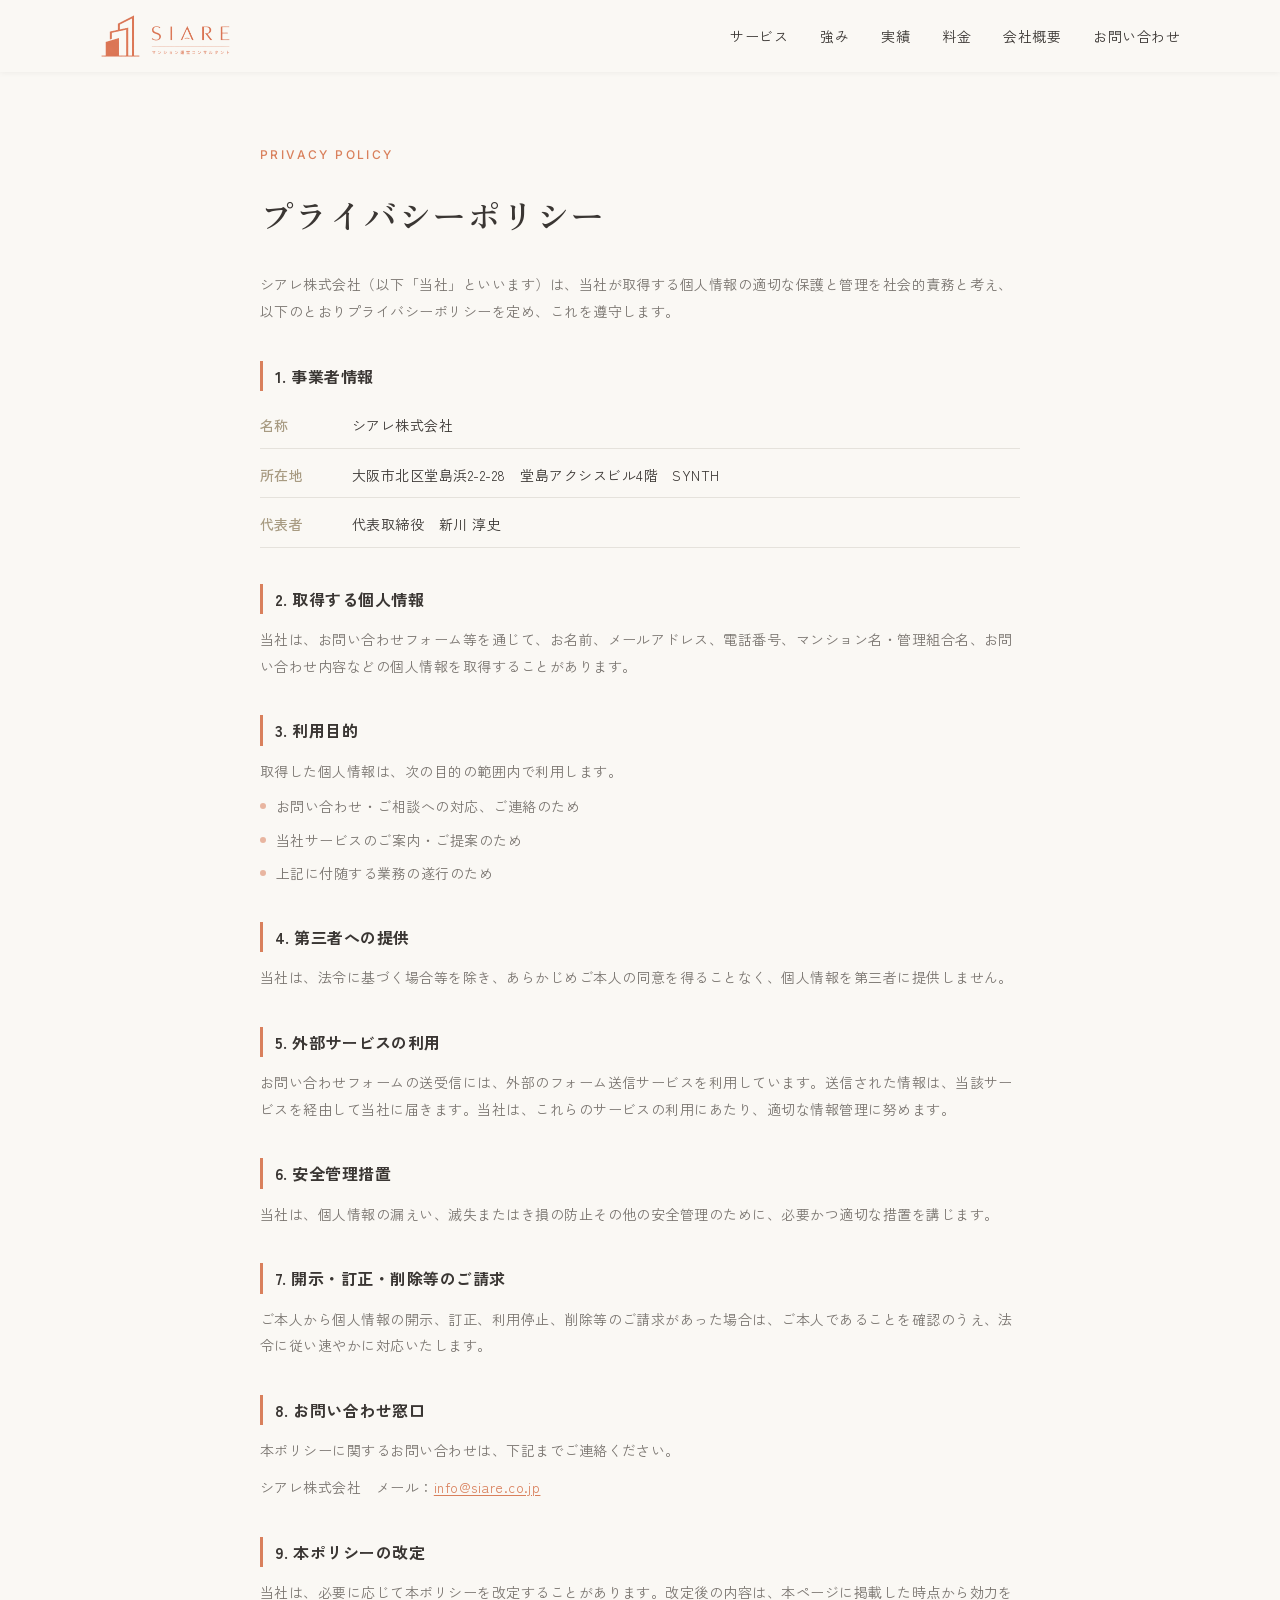
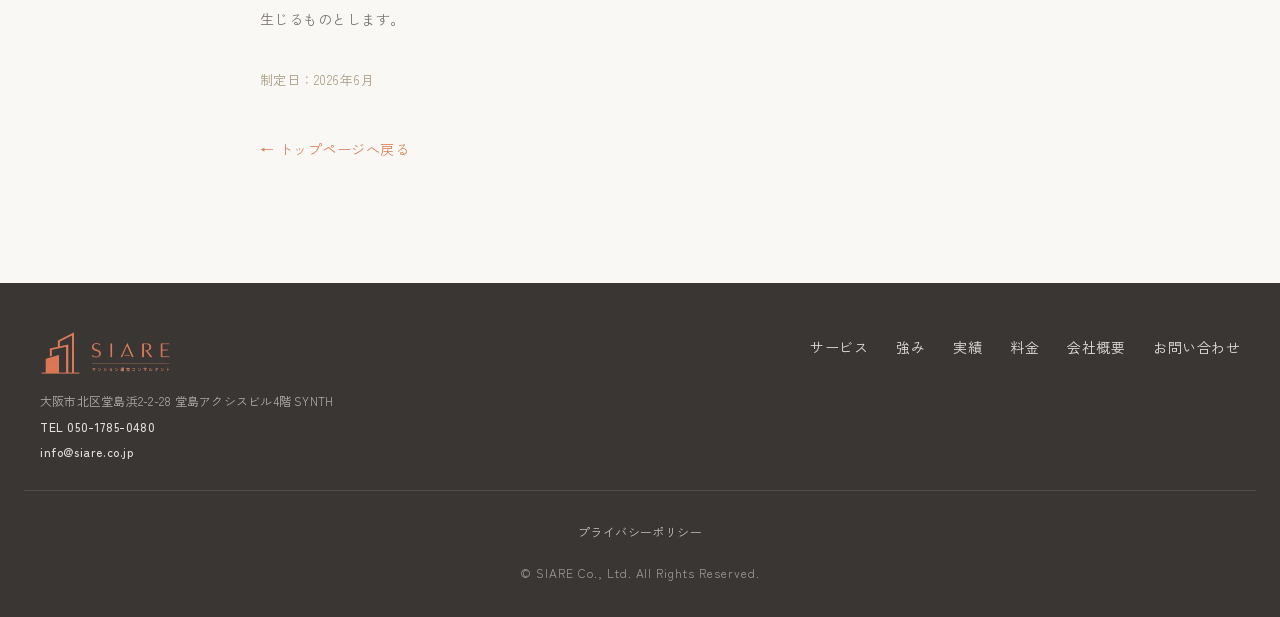
<file: privacy.html>
<!DOCTYPE html>
<html lang="ja">
<head>
  <meta charset="UTF-8">
  <meta name="viewport" content="width=device-width, initial-scale=1.0">
  <title>プライバシーポリシー | シアレ株式会社</title>
  <meta name="description" content="シアレ株式会社のプライバシーポリシー（個人情報の取り扱いについて）。">
  <link rel="canonical" href="https://www.siare.co.jp/privacy.html">
  <meta name="robots" content="index, follow">

  <link rel="icon" href="images/favicon.png" type="image/png">

  <link rel="preconnect" href="https://fonts.googleapis.com">
  <link rel="preconnect" href="https://fonts.gstatic.com" crossorigin>
  <link href="https://fonts.googleapis.com/css2?family=Cormorant+Garamond:wght@400;500;600&family=Inter:wght@400;500&family=Zen+Kaku+Gothic+New:wght@400;500;700&family=Zen+Old+Mincho:wght@400;500;600;700&display=swap" rel="stylesheet">

  <link rel="stylesheet" href="css/style.css">
</head>
<body class="page-legal">

  <header class="site-header is-scrolled" id="site-header">
    <div class="site-header__inner">
      <a class="brand" href="index.html" aria-label="シアレ株式会社 トップへ">
        <img class="brand__img" src="images/logo.png" alt="SIARE マンション運営コンサルタント" width="1040" height="349">
      </a>

      <nav class="global-nav" id="global-nav" aria-label="メインナビゲーション">
        <ul class="global-nav__list">
          <li><a href="index.html#service">サービス</a></li>
          <li><a href="index.html#strength">強み</a></li>
          <li><a href="index.html#case">実績</a></li>
          <li><a href="index.html#pricing">料金</a></li>
          <li><a href="index.html#company">会社概要</a></li>
          <li><a href="index.html#contact">お問い合わせ</a></li>
        </ul>
      </nav>

      <button class="nav-toggle" id="nav-toggle" aria-label="メニューを開く" aria-expanded="false" aria-controls="global-nav">
        <span class="nav-toggle__bar"></span>
        <span class="nav-toggle__bar"></span>
        <span class="nav-toggle__bar"></span>
      </button>
    </div>
  </header>

  <main class="legal">
    <div class="legal__inner">
      <p class="label">PRIVACY POLICY</p>
      <h1 class="legal__title">プライバシーポリシー</h1>
      <p class="legal__intro">
        シアレ株式会社（以下「当社」といいます）は、当社が取得する個人情報の適切な保護と管理を社会的責務と考え、
        以下のとおりプライバシーポリシーを定め、これを遵守します。
      </p>

      <section class="legal-section">
        <h2 class="legal-section__title">1. 事業者情報</h2>
        <dl class="legal-info">
          <div><dt>名称</dt><dd>シアレ株式会社</dd></div>
          <div><dt>所在地</dt><dd>大阪市北区堂島浜2-2-28　堂島アクシスビル4階　SYNTH</dd></div>
          <div><dt>代表者</dt><dd>代表取締役　新川 淳史</dd></div>
        </dl>
      </section>

      <section class="legal-section">
        <h2 class="legal-section__title">2. 取得する個人情報</h2>
        <p>当社は、お問い合わせフォーム等を通じて、お名前、メールアドレス、電話番号、マンション名・管理組合名、お問い合わせ内容などの個人情報を取得することがあります。</p>
      </section>

      <section class="legal-section">
        <h2 class="legal-section__title">3. 利用目的</h2>
        <p>取得した個人情報は、次の目的の範囲内で利用します。</p>
        <ul class="legal-list">
          <li>お問い合わせ・ご相談への対応、ご連絡のため</li>
          <li>当社サービスのご案内・ご提案のため</li>
          <li>上記に付随する業務の遂行のため</li>
        </ul>
      </section>

      <section class="legal-section">
        <h2 class="legal-section__title">4. 第三者への提供</h2>
        <p>当社は、法令に基づく場合等を除き、あらかじめご本人の同意を得ることなく、個人情報を第三者に提供しません。</p>
      </section>

      <section class="legal-section">
        <h2 class="legal-section__title">5. 外部サービスの利用</h2>
        <p>お問い合わせフォームの送受信には、外部のフォーム送信サービスを利用しています。送信された情報は、当該サービスを経由して当社に届きます。当社は、これらのサービスの利用にあたり、適切な情報管理に努めます。</p>
      </section>

      <section class="legal-section">
        <h2 class="legal-section__title">6. 安全管理措置</h2>
        <p>当社は、個人情報の漏えい、滅失またはき損の防止その他の安全管理のために、必要かつ適切な措置を講じます。</p>
      </section>

      <section class="legal-section">
        <h2 class="legal-section__title">7. 開示・訂正・削除等のご請求</h2>
        <p>ご本人から個人情報の開示、訂正、利用停止、削除等のご請求があった場合は、ご本人であることを確認のうえ、法令に従い速やかに対応いたします。</p>
      </section>

      <section class="legal-section">
        <h2 class="legal-section__title">8. お問い合わせ窓口</h2>
        <p>本ポリシーに関するお問い合わせは、下記までご連絡ください。</p>
        <p>シアレ株式会社　メール：<a href="mailto:info@siare.co.jp">info@siare.co.jp</a></p>
      </section>

      <section class="legal-section">
        <h2 class="legal-section__title">9. 本ポリシーの改定</h2>
        <p>当社は、必要に応じて本ポリシーを改定することがあります。改定後の内容は、本ページに掲載した時点から効力を生じるものとします。</p>
      </section>

      <p class="legal__date">制定日：2026年6月</p>

      <p class="legal__back"><a href="index.html">← トップページへ戻る</a></p>
    </div>
  </main>

  <footer class="site-footer">
    <div class="site-footer__inner">
      <div class="site-footer__brand">
        <img class="brand__img brand__img--footer" src="images/logo.png" alt="SIARE マンション運営コンサルタント" width="1040" height="349">
        <p class="footer-contact">
          <span class="footer-contact__addr">大阪市北区堂島浜2-2-28 堂島アクシスビル4階 SYNTH</span>
          <a class="footer-contact__link" href="tel:05017850480">TEL 050-1785-0480</a>
          <a class="footer-contact__link" href="mailto:info@siare.co.jp">info@siare.co.jp</a>
        </p>
      </div>
      <nav class="footer-nav" aria-label="フッターナビゲーション">
        <ul class="footer-nav__list">
          <li><a href="index.html#service">サービス</a></li>
          <li><a href="index.html#strength">強み</a></li>
          <li><a href="index.html#case">実績</a></li>
          <li><a href="index.html#pricing">料金</a></li>
          <li><a href="index.html#company">会社概要</a></li>
          <li><a href="index.html#contact">お問い合わせ</a></li>
        </ul>
      </nav>
    </div>
    <div class="site-footer__legal">
      <a href="privacy.html">プライバシーポリシー</a>
    </div>
    <p class="site-footer__copyright">© SIARE Co., Ltd. All Rights Reserved.</p>
  </footer>

  <script src="js/main.js"></script>
</body>
</html>
</file>
<file: css/style.css>
/* ============================================ */
/* CSS変数（デザインシステム）                   */
/* ============================================ */
:root {
  /* メインカラー */
  --color-terracotta:        #D9805C;  /* メインアクセント */
  --color-terracotta-dark:   #C56B47;  /* ホバー・強調 */
  --color-terracotta-light:  #E8B5A0;  /* 区切り・淡いアクセント */

  /* 背景 */
  --color-bg-main:           #FAF8F4;  /* メイン背景 */
  --color-bg-section:        #F5F1EB;  /* セクション区切り背景 */
  --color-bg-card:           #FFFFFF;  /* カード背景 */

  /* テキスト */
  --color-text-primary:      #3A3633;  /* 本文・見出し */
  --color-text-secondary:    #7A7570;  /* サブテキスト */
  --color-text-muted:        #A89B82;  /* ラベル・補助 */

  /* ライン */
  --color-line-light:        #E5E2DC;  /* 境界線 */
  --color-line-accent:       #D9805C;  /* アクセント線 */

  /* チャコール（フッター等） */
  --color-charcoal:          #3A3633;

  /* フォントファミリー */
  --font-jp: 'Zen Kaku Gothic New', 'Hiragino Kaku Gothic ProN', 'Hiragino Sans', sans-serif;
  --font-jp-serif: 'Zen Old Mincho', 'Hiragino Mincho ProN', 'YuMincho', 'Yu Mincho', serif;
  --font-en-serif: 'Cormorant Garamond', 'Playfair Display', Georgia, serif;
  --font-en-sans: 'Inter', 'Helvetica Neue', Arial, sans-serif;

  /* レイアウト */
  --content-max: 1200px;
  --header-height: 72px;
}

/* ============================================ */
/* リセット                                      */
/* ============================================ */
*,
*::before,
*::after {
  box-sizing: border-box;
  margin: 0;
  padding: 0;
}

html {
  scroll-behavior: smooth;
  scroll-padding-top: var(--header-height);
}

img {
  max-width: 100%;
  height: auto;
  display: block;
}

ul {
  list-style: none;
}

a {
  text-decoration: none;
  color: inherit;
}

button {
  font-family: inherit;
  cursor: pointer;
  border: none;
  background: none;
}

/* ============================================ */
/* ベース・タイポグラフィ                         */
/* ============================================ */
body {
  font-family: var(--font-jp);
  color: var(--color-text-primary);
  background-color: var(--color-bg-main);
  line-height: 1.9;
  font-size: 14px;
  font-weight: 400;
  letter-spacing: 0.03em;
  -webkit-font-smoothing: antialiased;
  text-rendering: optimizeLegibility;
}

/* 小ラベル（英文） */
.label {
  font-family: var(--font-en-sans);
  color: var(--color-terracotta);
  font-size: 12px;
  letter-spacing: 0.2em;
  font-weight: 500;
  text-transform: uppercase;
  margin-bottom: 16px;
}

/* セクション見出し */
.section-heading {
  font-family: var(--font-jp-serif);
  font-size: 25px;
  font-weight: 600;
  line-height: 1.5;
  letter-spacing: 0.04em;
  color: var(--color-text-primary);
}

.section-heading--left {
  margin-bottom: 24px;
}

/* 罫線付き中央見出し（─── サービス ───） */
.section-heading--ruled {
  text-align: center;
  margin-bottom: 48px;
  display: flex;
  align-items: center;
  justify-content: center;
  gap: 20px;
}

.section-heading--ruled span {
  white-space: nowrap;
}

.section-heading--ruled::before,
.section-heading--ruled::after {
  content: "";
  display: block;
  width: 48px;
  height: 1px;
  background-color: var(--color-terracotta);
}

/* 共通インナー（最大幅・中央寄せ） */
.hero__inner,
.concept__inner,
.service__inner,
.target__inner,
.message__inner,
.company__inner,
.cta__inner,
.site-footer__inner {
  max-width: var(--content-max);
  margin-inline: auto;
}

/* セクション共通の余白（モバイル） */
.concept,
.service,
.target,
.message,
.company,
.cta,
.contact {
  padding: 60px 24px;
}

/* ============================================ */
/* ボタン                                        */
/* ============================================ */
.btn {
  display: inline-flex;
  align-items: center;
  gap: 8px;
  padding: 14px 32px;
  border-radius: 2px;
  font-family: var(--font-jp);
  font-size: 14px;
  font-weight: 500;
  line-height: 1;
  transition: background-color 0.25s ease, color 0.25s ease;
  border: 1px solid transparent;
}

/* プライマリ */
.btn--primary {
  background-color: var(--color-terracotta);
  color: #fff;
}
.btn--primary:hover {
  background-color: var(--color-terracotta-dark);
}

/* セカンダリ */
.btn--secondary {
  background-color: transparent;
  color: var(--color-terracotta);
  border-color: var(--color-terracotta);
}
.btn--secondary:hover {
  background-color: var(--color-terracotta);
  color: #fff;
}

/* アクセント背景上（白塗り・テラコッタ文字） */
.btn--on-accent {
  background-color: #fff;
  color: var(--color-terracotta);
  padding: 16px 40px;
  font-size: 15px;
}
.btn--on-accent:hover {
  background-color: var(--color-bg-section);
}

/* ============================================ */
/* ヘッダー（fixed）                             */
/* ============================================ */
.site-header {
  position: fixed;
  top: 0;
  left: 0;
  width: 100%;
  background-color: transparent;
  z-index: 1000;
  transition: background-color 0.3s ease, box-shadow 0.3s ease;
}

/* スクロール後：白背景に切替 */
.site-header.is-scrolled {
  background-color: rgba(250, 248, 244, 0.92);
  box-shadow: 0 1px 6px rgba(0, 0, 0, 0.05);
  -webkit-backdrop-filter: blur(8px);
  backdrop-filter: blur(8px);
}

.site-header__inner {
  max-width: var(--content-max);
  margin-inline: auto;
  height: var(--header-height);
  padding: 0 24px;
  display: flex;
  align-items: center;
  justify-content: space-between;
}

.brand {
  display: flex;
  flex-direction: column;
  line-height: 1.2;
}

.brand__logo {
  font-family: var(--font-en-serif);
  font-size: 26px;
  font-weight: 600;
  letter-spacing: 0.08em;
  color: #fff;
  transition: color 0.3s ease;
}

.brand__tagline {
  font-size: 10px;
  letter-spacing: 0.08em;
  color: rgba(255, 255, 255, 0.8);
  margin-top: 2px;
  transition: color 0.3s ease;
}

/* スクロール後（白背景）のブランド配色 */
.site-header.is-scrolled .brand__logo {
  color: var(--color-terracotta);
}
.site-header.is-scrolled .brand__tagline {
  color: var(--color-text-secondary);
}

/* ロゴ画像（テキストロゴから差し替え・透過PNG） */
.brand__img {
  height: 38px;
  width: auto;
  display: block;
}
/* 透明ヘッダー（ヒーロー上の暗背景）では白く表示 */
.site-header .brand__img {
  filter: brightness(0) invert(1);
  transition: filter 0.3s ease;
}
/* スクロール後（明るいクリーム背景）は本来のテラコッタ色 */
.site-header.is-scrolled .brand__img {
  filter: none;
}
/* フッター（暗いチャコール背景）では白く表示 */
.brand__img--footer {
  filter: brightness(0) invert(1);
  height: 44px;
}

@media (min-width: 768px) {
  .brand__img {
    height: 44px;
  }
}

/* グローバルナビ（モバイル：非表示→展開） */
.global-nav {
  position: fixed;
  top: var(--header-height);
  left: 0;
  width: 100%;
  background-color: rgba(255, 255, 255, 0.98);
  box-shadow: 0 6px 10px rgba(0, 0, 0, 0.05);
  max-height: 0;
  overflow: hidden;
  transition: max-height 0.3s ease;
}

.global-nav.is-open {
  max-height: 320px;
}

.global-nav__list {
  display: flex;
  flex-direction: column;
}

.global-nav__list li {
  border-top: 1px solid var(--color-line-light);
}

.global-nav__list a {
  display: block;
  padding: 16px 24px;
  font-size: 15px;
  color: var(--color-text-primary);
  transition: color 0.2s ease;
}

.global-nav__list a:hover {
  color: var(--color-terracotta);
}

/* ハンバーガー */
.nav-toggle {
  width: 40px;
  height: 40px;
  display: flex;
  flex-direction: column;
  justify-content: center;
  align-items: center;
  gap: 5px;
}

.nav-toggle__bar {
  display: block;
  width: 24px;
  height: 2px;
  background-color: #fff;
  transition: transform 0.3s ease, opacity 0.3s ease, background-color 0.3s ease;
}

/* スクロール後／メニュー展開中はダーク */
.site-header.is-scrolled .nav-toggle__bar,
.nav-toggle.is-active .nav-toggle__bar {
  background-color: var(--color-text-primary);
}

.nav-toggle.is-active .nav-toggle__bar:nth-child(1) {
  transform: translateY(7px) rotate(45deg);
}
.nav-toggle.is-active .nav-toggle__bar:nth-child(2) {
  opacity: 0;
}
.nav-toggle.is-active .nav-toggle__bar:nth-child(3) {
  transform: translateY(-7px) rotate(-45deg);
}

/* ============================================ */
/* ヒーローセクション（画像背景＋オーバーレイ）   */
/* ============================================ */
.hero {
  position: relative;
  min-height: 88svh;
  display: flex;
  align-items: center;
  justify-content: center;
  text-align: center;
  padding: calc(var(--header-height) + 36px) 24px 72px;
  overflow: hidden;
}

/* 背景画像（全面カバー） */
.hero__bg {
  position: absolute;
  inset: 0;
  z-index: 0;
  background-color: var(--color-charcoal);
}

/* 各スライド（クロスフェード） */
.hero__slide {
  position: absolute;
  inset: 0;
  width: 100%;
  height: 100%;
  object-fit: cover;
  object-position: center;
  opacity: 0;
  will-change: opacity;
  animation: heroSlideFade 32s infinite;
}

/* 4枚を8秒ごとに切替（フェード約1.3秒） */
.hero__slide:nth-child(1) { animation-delay: 0s; }
.hero__slide:nth-child(2) { animation-delay: 8s; }
.hero__slide:nth-child(3) { animation-delay: 16s; }
.hero__slide:nth-child(4) { animation-delay: 24s; }

@keyframes heroSlideFade {
  0%    { opacity: 0; }
  4%    { opacity: 1; }
  25%   { opacity: 1; }
  29%   { opacity: 0; }
  100%  { opacity: 0; }
}

/* 動きを抑える設定では1枚目を静止表示 */
@media (prefers-reduced-motion: reduce) {
  .hero__slide {
    animation: none;
  }
  .hero__slide:nth-child(1) {
    opacity: 1;
  }
}

/* 文字可読性のためのスクリム（中央寄せ・対称） */
.hero__overlay {
  position: absolute;
  inset: 0;
  z-index: 1;
  background:
    linear-gradient(180deg, rgba(28, 24, 22, 0.66) 0%, rgba(28, 24, 22, 0.34) 26%, rgba(28, 24, 22, 0.36) 60%, rgba(28, 24, 22, 0.64) 100%),
    radial-gradient(ellipse at center, rgba(28, 24, 22, 0.48) 0%, rgba(28, 24, 22, 0.18) 72%);
}

.hero__inner {
  position: relative;
  z-index: 2;
  width: 100%;
  display: flex;
  justify-content: center;
}

.hero__text {
  max-width: 760px;
  color: #fff;
}

.hero__eyebrow {
  display: inline-flex;
  align-items: center;
  gap: 14px;
  font-family: var(--font-jp);
  font-size: 11px;
  letter-spacing: 0.18em;
  font-weight: 500;
  color: var(--color-terracotta-light);
  margin-bottom: 24px;
}

/* ラベル両脇の短い罫線（タブレット以上で表示） */
.hero__eyebrow::before,
.hero__eyebrow::after {
  content: "";
  display: none;
  width: 28px;
  height: 1px;
  background-color: rgba(232, 181, 160, 0.6);
}

.hero__heading {
  font-family: var(--font-jp-serif);
  font-size: 29px;
  font-weight: 700;
  line-height: 1.4;
  letter-spacing: 0.03em;
  color: #fff;
  margin-bottom: 0;
  text-shadow: 0 2px 28px rgba(0, 0, 0, 0.45);
}

/* ============================================ */
/* キーワード強調「運営」（サイト共通・再利用可） */
/* ============================================ */
.kw {
  position: relative;
  color: var(--color-terracotta);
  font-weight: 700;
  white-space: nowrap;
}

/* 暗い背景（ヒーロー等）では明るめのテラコッタに */
.hero .kw {
  color: var(--color-terracotta-light);
}

/* ヒーロー内：柔らかいピル型のお問い合わせバナー */
.hero__contact-link {
  display: inline-flex;
  align-items: center;
  margin-top: 36px;
  padding: 11px 30px;
  font-size: 13px;
  letter-spacing: 0.12em;
  color: #fff;
  border-radius: 999px;
  background-color: rgba(255, 255, 255, 0.12);
  border: 1px solid rgba(255, 255, 255, 0.55);
  -webkit-backdrop-filter: blur(4px);
  backdrop-filter: blur(4px);
  box-shadow: 0 6px 24px rgba(0, 0, 0, 0.15);
  transition: background-color 0.3s ease, color 0.3s ease, border-color 0.3s ease, transform 0.3s ease;
}

.hero__contact-link:hover {
  background-color: #fff;
  color: var(--color-terracotta);
  border-color: #fff;
  transform: translateY(-2px);
}

.hero__lead {
  font-size: 14px;
  line-height: 2;
  color: rgba(255, 255, 255, 0.92);
  margin-top: 22px;
  margin-bottom: 0;
  text-shadow: 0 1px 12px rgba(0, 0, 0, 0.35);
}

.hero__actions {
  display: flex;
  flex-wrap: wrap;
  justify-content: center;
  gap: 16px;
  margin-top: 40px;
}

/* ヒーロー上のゴーストボタン（白枠・白文字） */
.btn--hero-ghost {
  background-color: rgba(255, 255, 255, 0.08);
  color: #fff;
  border-color: rgba(255, 255, 255, 0.7);
  backdrop-filter: blur(2px);
}
.btn--hero-ghost:hover {
  background-color: #fff;
  color: var(--color-text-primary);
  border-color: #fff;
}

/* スクロール誘導 */
.hero__scroll {
  position: absolute;
  z-index: 2;
  left: 50%;
  bottom: 28px;
  transform: translateX(-50%);
  display: flex;
  flex-direction: column;
  align-items: center;
  gap: 10px;
}

.hero__scroll-line {
  width: 1px;
  height: 48px;
  background-color: rgba(255, 255, 255, 0.6);
  position: relative;
  overflow: hidden;
}

.hero__scroll-line::after {
  content: "";
  position: absolute;
  top: -50%;
  left: 0;
  width: 100%;
  height: 50%;
  background-color: #fff;
  animation: heroScroll 2s cubic-bezier(0.4, 0, 0.2, 1) infinite;
}

@keyframes heroScroll {
  0%   { transform: translateY(0); }
  100% { transform: translateY(300%); }
}

.hero__scroll-text {
  font-family: var(--font-en-sans);
  font-size: 10px;
  letter-spacing: 0.2em;
  color: rgba(255, 255, 255, 0.7);
  writing-mode: vertical-rl;
}

@media (prefers-reduced-motion: reduce) {
  .hero__scroll-line::after {
    animation: none;
  }
}

/* ============================================ */
/* ブランドコンセプト                             */
/* ============================================ */
.concept {
  background-color: var(--color-bg-section);
}

.concept__body {
  font-size: 14px;
  line-height: 1.9;
  color: var(--color-text-secondary);
  margin-bottom: 20px;
}

.concept__images {
  display: flex;
  gap: 16px;
  margin-top: 40px;
}

.concept__images img {
  width: 50%;
  border-radius: 4px;
}

/* ============================================ */
/* サービス（4カード）                            */
/* ============================================ */
.service__grid {
  display: grid;
  grid-template-columns: 1fr;
  gap: 20px;
}

.card {
  background-color: var(--color-bg-card);
  padding: 32px;
  border-radius: 4px;
  box-shadow: 0 1px 3px rgba(0, 0, 0, 0.04);
  transition: box-shadow 0.25s ease;
  text-align: center;
}

.card:hover {
  box-shadow: 0 6px 18px rgba(0, 0, 0, 0.08);
}

.card__icon {
  width: 48px;
  height: 48px;
  margin: 0 auto 20px;
  color: var(--color-terracotta);
}

.card__icon svg {
  width: 100%;
  height: 100%;
}

.card__title {
  font-size: 18px;
  font-weight: 500;
  margin-bottom: 14px;
}

.card__body {
  font-size: 14px;
  line-height: 1.9;
  color: var(--color-text-secondary);
  text-align: left;
}

/* ============================================ */
/* シアレが向き合う管理組合                       */
/* ============================================ */
.target__image img {
  width: 100%;
  border-radius: 4px;
  margin-bottom: 32px;
}

.check-list li {
  display: flex;
  align-items: flex-start;
  gap: 14px;
  padding: 16px 0;
  border-bottom: 1px solid var(--color-line-light);
  font-size: 15px;
  line-height: 1.7;
}

.check-list li:first-child {
  border-top: 1px solid var(--color-line-light);
}

.check-list__icon {
  flex-shrink: 0;
  width: 24px;
  height: 24px;
  color: var(--color-terracotta);
  margin-top: 2px;
}

.check-list__icon svg {
  width: 100%;
  height: 100%;
}

/* ============================================ */
/* 代表メッセージ                                */
/* ============================================ */
.message {
  background-color: var(--color-bg-section);
}

/* 代表メッセージの見出しは長めなので字間を詰め、デスクトップでは1行に収める */
.message .section-heading {
  letter-spacing: 0.01em;
}
@media (min-width: 1024px) {
  .message .section-heading {
    font-size: 28px;
  }
}

.message__image img {
  width: 100%;
  border-radius: 4px;
  margin-bottom: 32px;
}

.message__body {
  font-size: 14px;
  line-height: 1.9;
  color: var(--color-text-secondary);
  margin-bottom: 20px;
}

.message__sign {
  margin-top: 28px;
  font-family: var(--font-jp-serif);
  font-size: 17px;
  font-weight: 600;
  letter-spacing: 0.06em;
  color: var(--color-text-primary);
}

/* ============================================ */
/* 会社概要                                      */
/* ============================================ */
.company__list {
  margin-bottom: 32px;
}

.company__row {
  display: flex;
  flex-direction: column;
  gap: 4px;
  padding: 16px 0 16px 16px;
  border-left: 2px solid var(--color-terracotta);
  border-bottom: 1px solid var(--color-line-light);
}

.company__row dt {
  font-size: 12px;
  letter-spacing: 0.1em;
  color: var(--color-text-muted);
  font-weight: 500;
}

.company__row dd {
  font-size: 15px;
  color: var(--color-text-primary);
}

.company__image img {
  width: 100%;
  border-radius: 4px;
}

/* ============================================ */
/* お問い合わせCTA                               */
/* ============================================ */
.cta {
  background-color: var(--color-terracotta-dark);
}

.cta__heading {
  font-family: var(--font-jp-serif);
  font-size: 26px;
  font-weight: 600;
  line-height: 1.5;
  letter-spacing: 0.04em;
  color: #fff;
  margin-bottom: 16px;
}

.cta__body {
  font-size: 14px;
  line-height: 1.9;
  color: rgba(255, 255, 255, 0.85);
  margin-bottom: 28px;
}

/* モバイル：縦積み時はお問い合わせボタンを中央寄せ（≥768pxではflexレイアウトが優先） */
.cta__action {
  text-align: center;
}

/* ============================================ */
/* 問い合わせフォーム                            */
/* ============================================ */
.contact {
  background-color: var(--color-bg-section);
}

.contact__inner {
  max-width: 760px;
  margin-inline: auto;
}

.contact__head {
  text-align: center;
  margin-bottom: 48px;
}

.contact__head .label {
  margin-bottom: 12px;
}

.contact__lead {
  font-size: 14px;
  line-height: 1.9;
  color: var(--color-text-secondary);
  margin-top: 20px;
}

/* フォーム本体 */
.contact-form {
  display: flex;
  flex-direction: column;
  gap: 24px;
}

.form-grid {
  display: flex;
  flex-direction: column;
  gap: 24px;
}

.form-row {
  display: flex;
  flex-direction: column;
  gap: 8px;
}

.form-label {
  font-size: 14px;
  font-weight: 500;
  color: var(--color-text-primary);
  display: flex;
  align-items: center;
  gap: 10px;
}

.form-required {
  font-size: 11px;
  font-weight: 500;
  letter-spacing: 0.04em;
  color: #fff;
  background-color: var(--color-terracotta);
  padding: 2px 8px;
  border-radius: 2px;
  line-height: 1.6;
}

.form-input {
  width: 100%;
  font-family: var(--font-jp);
  font-size: 15px;
  color: var(--color-text-primary);
  background-color: var(--color-bg-card);
  border: 1px solid var(--color-line-light);
  border-radius: 3px;
  padding: 13px 16px;
  line-height: 1.6;
  transition: border-color 0.2s ease, box-shadow 0.2s ease;
}

.form-input::placeholder {
  color: var(--color-text-muted);
}

.form-input:focus {
  outline: none;
  border-color: var(--color-terracotta);
  box-shadow: 0 0 0 3px rgba(217, 128, 92, 0.15);
}

.form-textarea {
  resize: vertical;
  min-height: 140px;
}

.form-select {
  appearance: none;
  -webkit-appearance: none;
  background-image: url("data:image/svg+xml,%3Csvg xmlns='http://www.w3.org/2000/svg' width='12' height='8' viewBox='0 0 12 8' fill='none' stroke='%23D9805C' stroke-width='2' stroke-linecap='round' stroke-linejoin='round'%3E%3Cpolyline points='1 1 6 6 11 1'/%3E%3C/svg%3E");
  background-repeat: no-repeat;
  background-position: right 16px center;
  padding-right: 40px;
  cursor: pointer;
}

.form-consent {
  text-align: center;
}

.form-consent__label {
  display: inline-flex;
  align-items: center;
  gap: 10px;
  font-size: 14px;
  color: var(--color-text-secondary);
  cursor: pointer;
}

.form-consent__label input {
  width: 18px;
  height: 18px;
  accent-color: var(--color-terracotta);
  flex-shrink: 0;
}

.form-actions {
  text-align: center;
  margin-top: 8px;
}

.btn--submit {
  padding: 16px 56px;
  font-size: 15px;
}

/* 送信結果メッセージ */
.form-status {
  text-align: center;
  font-size: 14px;
  line-height: 1.7;
  min-height: 1.2em;
  margin-top: -4px;
}
.form-status--pending {
  color: var(--color-text-secondary);
}
.form-status--ok {
  color: #2f7d57;
}
.form-status--err {
  color: #c0563f;
}

/* ============================================ */
/* フッター                                      */
/* ============================================ */
.site-footer {
  background-color: var(--color-charcoal);
  color: rgba(255, 255, 255, 0.85);
  padding: 48px 24px 32px;
}

.site-footer__inner {
  display: flex;
  flex-direction: column;
  gap: 28px;
}

.brand__logo--light {
  color: #fff;
}

.brand__tagline--light {
  color: rgba(255, 255, 255, 0.6);
}

.site-footer__brand {
  display: flex;
  flex-direction: column;
  align-items: flex-start; /* ロゴ等が横方向に引き伸ばされる(縦に潰れる)のを防ぐ */
  line-height: 1.2;
}

/* フッターロゴ：縦横比を保つ */
.brand__img--footer {
  align-self: flex-start;
  width: auto;
}

/* フッター：住所・電話・メール */
.footer-contact {
  margin-top: 16px;
  display: flex;
  flex-direction: column;
  gap: 5px;
  font-size: 12px;
  line-height: 1.7;
  letter-spacing: 0.02em;
}
.footer-contact__addr {
  color: rgba(255, 255, 255, 0.6);
}
.footer-contact__link {
  color: rgba(255, 255, 255, 0.85);
  font-weight: 500;
  letter-spacing: 0.05em;
  transition: color 0.2s ease;
}
.footer-contact__link:hover {
  color: var(--color-terracotta-light);
}

.footer-nav__list {
  display: flex;
  flex-direction: column;
  gap: 12px;
}

.footer-nav__list a {
  font-size: 14px;
  color: rgba(255, 255, 255, 0.85);
  transition: color 0.2s ease;
}

.footer-nav__list a:hover {
  color: var(--color-terracotta-light);
}

.site-footer__copyright {
  margin-top: 32px;
  padding-top: 24px;
  border-top: 1px solid rgba(255, 255, 255, 0.12);
  text-align: center;
  font-size: 12px;
  letter-spacing: 0.08em;
  color: rgba(255, 255, 255, 0.5);
}

/* ============================================ */
/* レスポンシブ：タブレット（768px〜）            */
/* ============================================ */
@media (min-width: 768px) {

  body {
    font-size: 16px;
  }

  /* セクション余白 */
  .concept,
  .service,
  .target,
  .message,
  .company,
  .cta,
  .contact {
    padding: 80px 40px;
  }

  .site-header__inner {
    padding: 0 40px;
  }

  /* フォーム：氏名以外の一部を2カラム */
  .form-grid {
    flex-direction: row;
    gap: 24px;
  }
  .form-grid .form-row {
    flex: 1 1 50%;
  }

  /* 見出しサイズ */
  .hero__heading {
    font-size: 62px;
    line-height: 1.32;
  }

  .section-heading {
    font-size: 30px;
  }

  /* ナビ：横並び表示・ハンバーガー非表示 */
  .nav-toggle {
    display: none;
  }

  .global-nav {
    position: static;
    width: auto;
    max-height: none;
    overflow: visible;
    background: none;
    box-shadow: none;
  }

  .global-nav__list {
    flex-direction: row;
    gap: 32px;
  }

  .global-nav__list li {
    border-top: none;
  }

  .global-nav__list a {
    padding: 0;
    font-size: 14px;
    color: #fff;
    position: relative;
    transition: color 0.3s ease;
  }
  /* ホバーで左から伸びる下線 */
  .global-nav__list a::after {
    content: "";
    position: absolute;
    left: 0;
    bottom: -6px;
    width: 100%;
    height: 1px;
    background-color: currentColor;
    transform: scaleX(0);
    transform-origin: left center;
    transition: transform 0.35s cubic-bezier(0.4, 0, 0.2, 1);
  }
  .global-nav__list a:hover::after {
    transform: scaleX(1);
  }
  /* マウスが離れる時は右へ消えていく */
  .global-nav__list a:not(:hover)::after {
    transform-origin: right center;
  }
  .site-header.is-scrolled .global-nav__list a {
    color: var(--color-text-primary);
  }
  .site-header.is-scrolled .global-nav__list a:hover {
    color: var(--color-terracotta);
  }

  /* ヒーロー：余白とテキスト幅を拡張 */
  .hero {
    padding: calc(var(--header-height) + 64px) 40px 112px;
  }
  .hero__text {
    max-width: 720px;
  }
  .hero__eyebrow {
    font-size: 13px;
    margin-bottom: 24px;
  }
  .hero__eyebrow::before,
  .hero__eyebrow::after {
    display: block;
  }
  .hero__lead {
    font-size: 16px;
  }

  /* コンセプト：2カラム */
  .concept__inner {
    display: flex;
    align-items: center;
    gap: 48px;
  }
  .concept__text {
    flex: 1 1 50%;
  }
  .concept__images {
    flex: 1 1 50%;
    margin-top: 0;
  }

  /* サービス：2×2 */
  .service__grid {
    grid-template-columns: repeat(2, 1fr);
    gap: 24px;
  }

  /* 向き合う管理組合：2カラム */
  .target__inner {
    display: flex;
    align-items: center;
    gap: 48px;
  }
  .target__image {
    flex: 1 1 45%;
  }
  .target__image img {
    margin-bottom: 0;
  }
  .target__text {
    flex: 1 1 55%;
  }

  /* 代表メッセージ：2カラム */
  .message__inner {
    display: flex;
    align-items: center;
    gap: 48px;
  }
  .message__image {
    flex: 1 1 34%;
  }
  .message__image img {
    margin-bottom: 0;
  }
  .message__text {
    flex: 1 1 66%;
  }

  /* 会社概要：2カラム */
  .company__inner {
    display: flex;
    align-items: center;
    gap: 48px;
  }
  .company__text {
    flex: 1 1 55%;
  }
  .company__image {
    flex: 1 1 45%;
  }

  /* CTA：横並び */
  .cta__inner {
    display: flex;
    align-items: center;
    justify-content: space-between;
    gap: 40px;
  }

  .cta__heading {
    font-size: 28px;
  }

  /* フッター：左右 */
  .site-footer__inner {
    flex-direction: row;
    justify-content: space-between;
    align-items: flex-start;
  }
  .footer-nav__list {
    flex-direction: row;
    gap: 28px;
  }
}

/* ============================================ */
/* レスポンシブ：デスクトップ（1024px〜）         */
/* ============================================ */
@media (min-width: 1024px) {

  /* セクション余白 */
  .concept,
  .service,
  .target,
  .message,
  .company,
  .cta,
  .contact {
    padding: 120px 60px;
  }

  .site-header__inner {
    padding: 0 60px;
  }

  /* 見出しサイズ */
  .hero {
    padding: calc(var(--header-height) + 80px) 60px 120px;
  }
  .hero__text {
    max-width: 1040px;
  }
  .hero__heading {
    font-size: 82px;
    line-height: 1.26;
  }
  .hero__eyebrow {
    font-size: 13px;
    margin-bottom: 30px;
  }

  .section-heading {
    font-size: 36px;
  }

  .hero__lead,
  .concept__body,
  .message__body,
  .card__body {
    font-size: 16px;
  }

  /* サービス：横並び4つ */
  .service__grid {
    grid-template-columns: repeat(4, 1fr);
  }

  /* 罫線をやや長く */
  .section-heading--ruled::before,
  .section-heading--ruled::after {
    width: 64px;
  }
}

/* ============================================ */
/* 営業資料由来の追加セクション                   */
/* ============================================ */

/* 追加セクションの共通余白（モバイル） */
.brand-story,
.value,
.flow,
.strength,
.pricing {
  padding: 60px 24px;
}

/* 共通インナー */
.brand-story__inner,
.value__inner,
.flow__inner,
.strength__inner,
.pricing__inner {
  max-width: var(--content-max);
  margin-inline: auto;
}

/* 共通：見出しヘッダ／リード */
.section-head {
  text-align: center;
  margin-bottom: 40px;
}
.section-head .section-heading--ruled {
  margin-bottom: 20px;
}
.section-lead {
  max-width: 720px;
  margin: 16px auto 0;
  font-size: 14px;
  line-height: 1.9;
  color: var(--color-text-secondary);
}

/* 社名に込めた思い（頭字語 SIARE の分解） */
.brand-story__inner {
  max-width: 860px;
}
.acronym {
  max-width: 660px;
  margin: 8px auto 0;
  display: flex;
  flex-direction: column;
}
.acronym__item {
  display: flex;
  align-items: center;
  gap: 22px;
  padding: 22px 6px;
  border-bottom: 1px solid var(--color-line-light);
}
.acronym__item:first-child {
  border-top: 1px solid var(--color-line-light);
}
.acronym__letter {
  flex-shrink: 0;
  width: 76px;
  text-align: center;
  font-family: var(--font-en-serif);
  font-size: 46px;
  font-weight: 600;
  line-height: 1;
  color: var(--color-terracotta);
}
.acronym__word {
  display: flex;
  align-items: baseline;
  flex-wrap: wrap;
  gap: 6px 12px;
  margin-bottom: 7px;
}
.acronym__en {
  font-family: var(--font-en-serif);
  font-size: 20px;
  letter-spacing: 0.03em;
  color: var(--color-text-primary);
}
.acronym__en b {
  font-weight: 700;
  color: var(--color-terracotta);
}
.acronym__jp {
  font-family: var(--font-jp);
  font-size: 13px;
  font-weight: 500;
  letter-spacing: 0.08em;
  color: var(--color-text-secondary);
  padding: 2px 10px;
  background-color: var(--color-bg-section);
  border-radius: 3px;
}
.acronym__desc {
  font-size: 14px;
  line-height: 1.8;
  color: var(--color-text-secondary);
}

/* 提供する3つの価値 */
.value {
  background-color: var(--color-bg-section);
}
.value__grid {
  display: grid;
  grid-template-columns: 1fr;
  gap: 20px;
}
.value-item {
  background-color: var(--color-bg-card);
  border-radius: 4px;
  padding: 32px 28px;
  text-align: center;
  box-shadow: 0 1px 3px rgba(0, 0, 0, 0.04);
}
.value-item__label {
  font-family: var(--font-en-sans);
  font-size: 11px;
  letter-spacing: 0.18em;
  color: var(--color-terracotta);
  font-weight: 500;
  margin-bottom: 12px;
}
.value-item__title {
  font-family: var(--font-jp-serif);
  font-size: 19px;
  font-weight: 600;
  margin-bottom: 12px;
}
.value-item__body {
  font-size: 14px;
  line-height: 1.9;
  color: var(--color-text-secondary);
  text-align: left;
}

/* サービスカード：詳細メニュー */
.card__list {
  margin-top: 16px;
  text-align: left;
  display: flex;
  flex-direction: column;
  gap: 9px;
}
.card__list li {
  position: relative;
  padding-left: 16px;
  font-size: 13px;
  line-height: 1.7;
  color: var(--color-text-secondary);
}
.card__list li::before {
  content: "";
  position: absolute;
  left: 0;
  top: 9px;
  width: 6px;
  height: 6px;
  border-radius: 50%;
  background-color: var(--color-terracotta-light);
}

/* 導入後の関わり方 */
.flow {
  background-color: var(--color-bg-section);
}
.flow__steps {
  display: grid;
  grid-template-columns: 1fr;
  gap: 20px;
}
.flow-step {
  display: flex;
  align-items: flex-start;
  gap: 18px;
  background-color: var(--color-bg-card);
  border-radius: 4px;
  padding: 26px 24px;
  box-shadow: 0 1px 3px rgba(0, 0, 0, 0.04);
}
.flow-step__num {
  font-family: var(--font-en-serif);
  font-size: 30px;
  font-weight: 600;
  line-height: 1;
  color: var(--color-terracotta);
  flex-shrink: 0;
}
.flow-step__title {
  font-size: 16px;
  font-weight: 700;
  margin-bottom: 8px;
}
.flow-step__text {
  font-size: 13px;
  line-height: 1.8;
  color: var(--color-text-secondary);
}

/* シアレの3つの特徴 */
.strength__grid {
  display: grid;
  grid-template-columns: 1fr;
  gap: 24px;
}
.strength-item {
  border-left: 2px solid var(--color-terracotta);
  padding: 4px 0 4px 22px;
}
.strength-item__num {
  font-family: var(--font-en-serif);
  font-size: 22px;
  font-weight: 600;
  color: var(--color-terracotta);
  margin-bottom: 6px;
}
.strength-item__title {
  font-family: var(--font-jp-serif);
  font-size: 18px;
  font-weight: 600;
  margin-bottom: 12px;
}
.strength-item__body {
  font-size: 14px;
  line-height: 1.9;
  color: var(--color-text-secondary);
}

/* 料金のご案内 */
.pricing {
  background-color: var(--color-bg-section);
}
.pricing-card {
  background-color: var(--color-bg-card);
  border: 1px solid var(--color-line-light);
  border-radius: 6px;
  padding: 32px 28px;
  box-shadow: 0 1px 3px rgba(0, 0, 0, 0.04);
}
.pricing-card--primary {
  border-color: var(--color-terracotta-light);
  border-top: 3px solid var(--color-terracotta);
  text-align: center;
  max-width: 680px;
  margin: 0 auto;
}
.pricing-card__label {
  font-size: 15px;
  font-weight: 700;
  color: var(--color-text-primary);
  margin-bottom: 12px;
}
.pricing-card__price {
  font-size: 16px;
  color: var(--color-text-secondary);
  margin-bottom: 16px;
}
.pricing-card__price strong {
  font-family: var(--font-jp-serif);
  font-size: 34px;
  font-weight: 700;
  color: var(--color-terracotta);
  letter-spacing: 0.02em;
  margin: 0 4px;
}
.pricing-card__tax {
  font-size: 13px;
  color: var(--color-text-muted);
}
.pricing-card__desc {
  font-size: 14px;
  line-height: 1.9;
  color: var(--color-text-secondary);
}
.pricing-card__note {
  font-size: 12px;
  line-height: 1.7;
  color: var(--color-text-muted);
  margin-top: 14px;
}
.pricing__subhead {
  text-align: center;
  margin: 44px 0 20px;
  font-family: var(--font-en-sans);
  font-size: 12px;
  letter-spacing: 0.18em;
  color: var(--color-text-muted);
  text-transform: uppercase;
}
.pricing__spot {
  display: grid;
  grid-template-columns: 1fr;
  gap: 20px;
}
.pricing__footnote {
  font-size: 12px;
  line-height: 1.7;
  color: var(--color-text-muted);
  margin-top: 20px;
  text-align: center;
}

/* 保有資格バッジ（代表プロフィール） */
.message__sign-en {
  display: block;
  font-family: var(--font-en-sans);
  font-size: 11px;
  font-weight: 400;
  letter-spacing: 0.12em;
  color: var(--color-text-muted);
  margin-top: 4px;
}
.qualifications {
  display: flex;
  flex-wrap: wrap;
  gap: 10px;
  margin-top: 18px;
}
.qualifications li {
  font-size: 12px;
  letter-spacing: 0.04em;
  color: var(--color-terracotta-dark);
  background-color: rgba(217, 128, 92, 0.07);
  border: 1px solid var(--color-terracotta-light);
  border-radius: 999px;
  padding: 6px 15px;
}

/* 追加セクション：タブレット〜 */
@media (min-width: 768px) {
  .brand-story,
  .value,
  .flow,
  .strength,
  .pricing {
    padding: 80px 40px;
  }
  .value__grid {
    grid-template-columns: repeat(3, 1fr);
    gap: 24px;
  }
  .strength__grid {
    grid-template-columns: repeat(3, 1fr);
    gap: 32px;
  }
  .pricing__spot {
    grid-template-columns: repeat(2, 1fr);
    gap: 24px;
  }
  .acronym__item {
    gap: 32px;
    padding: 26px 6px;
  }
  .acronym__letter {
    width: 92px;
    font-size: 58px;
  }
  .acronym__en {
    font-size: 23px;
  }
  .acronym__desc {
    font-size: 15px;
  }
}

/* 追加セクション：デスクトップ〜 */
@media (min-width: 1024px) {
  .brand-story,
  .value,
  .flow,
  .strength,
  .pricing {
    padding: 120px 60px;
  }
  .flow__steps {
    grid-template-columns: repeat(3, 1fr);
    gap: 24px;
  }
  .flow-step {
    flex-direction: column;
    gap: 14px;
  }
  .section-lead,
  .value-item__body,
  .flow-step__text,
  .strength-item__body,
  .pricing-card__desc {
    font-size: 15px;
  }
}

/* ============================================ */
/* 対応実績（CASE STUDY）                         */
/* ============================================ */
.case {
  padding: 60px 24px;
}
.case__inner {
  max-width: var(--content-max);
  margin-inline: auto;
}
.case__highlight {
  max-width: 760px;
  margin: 0 auto;
  background-color: var(--color-bg-card);
  border: 1px solid var(--color-line-light);
  border-top: 3px solid var(--color-terracotta);
  border-radius: 6px;
  padding: 36px 28px;
  text-align: center;
  box-shadow: 0 1px 3px rgba(0, 0, 0, 0.04);
}
.case__highlight-label {
  font-size: 14px;
  color: var(--color-text-secondary);
  margin-bottom: 14px;
}
.case__highlight-figure {
  font-family: var(--font-jp-serif);
  font-size: 22px;
  font-weight: 600;
  color: var(--color-text-muted);
  letter-spacing: 0.02em;
  margin-bottom: 18px;
}
.case__highlight-figure strong {
  font-size: 36px;
  font-weight: 700;
  color: var(--color-terracotta);
}
.case__arrow {
  margin: 0 12px;
  color: var(--color-terracotta-light);
}
.case__highlight-desc {
  font-size: 14px;
  line-height: 1.9;
  color: var(--color-text-secondary);
  text-align: left;
  margin-bottom: 12px;
}
.case__highlight-desc:last-child {
  margin-bottom: 0;
}
.case__em {
  color: var(--color-terracotta-dark);
  font-weight: 700;
}
.case__stats {
  display: flex;
  flex-direction: column;
  gap: 18px;
  margin-bottom: 22px;
}
.case__stat-figure {
  font-family: var(--font-jp-serif);
  font-size: 18px;
  font-weight: 600;
  color: var(--color-text-muted);
  letter-spacing: 0.01em;
  margin-bottom: 6px;
  white-space: nowrap;
}
.case__stat-figure strong {
  font-size: 30px;
  font-weight: 700;
  color: var(--color-terracotta);
}
.case__stat-figure span {
  margin: 0 8px;
  color: var(--color-terracotta-light);
}
.case__stat-cap {
  font-size: 13px;
  color: var(--color-text-secondary);
}
.case__grid {
  max-width: 760px;
  margin: 24px auto 0;
  display: grid;
  grid-template-columns: 1fr;
  gap: 20px;
}
.case-item {
  border-left: 2px solid var(--color-terracotta);
  padding: 4px 0 4px 20px;
}
.case-item__title {
  font-family: var(--font-jp-serif);
  font-size: 17px;
  font-weight: 600;
  margin-bottom: 10px;
}
.case-item__body {
  font-size: 14px;
  line-height: 1.9;
  color: var(--color-text-secondary);
}
.case__note {
  margin-top: 24px;
  text-align: center;
  font-size: 12px;
  color: var(--color-text-muted);
}

/* ============================================ */
/* フッター補助リンク（プライバシーポリシー）       */
/* ============================================ */
.site-footer__legal {
  margin-top: 28px;
  padding-top: 24px;
  border-top: 1px solid rgba(255, 255, 255, 0.12);
  text-align: center;
}
.site-footer__legal a {
  font-size: 12px;
  letter-spacing: 0.04em;
  color: rgba(255, 255, 255, 0.7);
  transition: color 0.2s ease;
}
.site-footer__legal a:hover {
  color: var(--color-terracotta-light);
}
.site-footer__legal + .site-footer__copyright {
  margin-top: 16px;
  padding-top: 0;
  border-top: none;
}

/* フォーム同意文のリンク */
.form-consent__link {
  color: var(--color-terracotta);
  text-decoration: underline;
  text-underline-offset: 2px;
}
.form-consent__link:hover {
  color: var(--color-terracotta-dark);
}

/* ============================================ */
/* 法務ページ（プライバシーポリシー等）            */
/* ============================================ */
/* ヒーローの無いページ向けに固定ヘッダーを常にソリッド表示 */
.page-legal .site-header {
  background-color: rgba(250, 248, 244, 0.96);
  box-shadow: 0 1px 6px rgba(0, 0, 0, 0.05);
  -webkit-backdrop-filter: blur(8px);
  backdrop-filter: blur(8px);
}
.page-legal .brand__img {
  filter: none;
}
.page-legal .global-nav__list a {
  color: var(--color-text-primary);
}
.page-legal .nav-toggle__bar {
  background-color: var(--color-text-primary);
}

.legal {
  padding: calc(var(--header-height) + 48px) 24px 72px;
  background-color: var(--color-bg-main);
}
.legal__inner {
  max-width: 760px;
  margin-inline: auto;
}
.legal__title {
  font-family: var(--font-jp-serif);
  font-size: 28px;
  font-weight: 600;
  color: var(--color-text-primary);
  margin: 8px 0 24px;
}
.legal__intro {
  font-size: 14px;
  line-height: 1.9;
  color: var(--color-text-secondary);
}
.legal-section {
  margin-top: 36px;
}
.legal-section__title {
  font-size: 16px;
  font-weight: 700;
  color: var(--color-text-primary);
  margin-bottom: 12px;
  padding-left: 12px;
  border-left: 3px solid var(--color-terracotta);
}
.legal-section p {
  font-size: 14px;
  line-height: 1.9;
  color: var(--color-text-secondary);
  margin-bottom: 10px;
}
.legal-section a {
  color: var(--color-terracotta);
  text-decoration: underline;
  text-underline-offset: 2px;
}
.legal-list {
  margin-top: 8px;
  display: flex;
  flex-direction: column;
  gap: 8px;
}
.legal-list li {
  position: relative;
  padding-left: 16px;
  font-size: 14px;
  line-height: 1.8;
  color: var(--color-text-secondary);
}
.legal-list li::before {
  content: "";
  position: absolute;
  left: 0;
  top: 9px;
  width: 6px;
  height: 6px;
  border-radius: 50%;
  background-color: var(--color-terracotta-light);
}
.legal-info {
  display: flex;
  flex-direction: column;
  gap: 4px;
}
.legal-info > div {
  display: flex;
  gap: 16px;
  padding: 9px 0;
  border-bottom: 1px solid var(--color-line-light);
  font-size: 14px;
}
.legal-info dt {
  flex-shrink: 0;
  width: 76px;
  color: var(--color-text-muted);
  font-weight: 500;
}
.legal-info dd {
  color: var(--color-text-primary);
}
.legal__date {
  margin-top: 36px;
  font-size: 13px;
  color: var(--color-text-muted);
}
.legal__back {
  margin-top: 40px;
}
.legal__back a {
  font-size: 14px;
  color: var(--color-terracotta);
}

/* 追加：タブレット〜 */
@media (min-width: 768px) {
  .case {
    padding: 80px 40px;
  }
  .case__grid {
    grid-template-columns: 1fr 1fr;
    gap: 24px;
  }
  .case__highlight-figure {
    font-size: 26px;
  }
  .case__highlight-figure strong {
    font-size: 44px;
  }
  .case__stats {
    flex-direction: row;
    justify-content: center;
    gap: 0;
  }
  .case__stat {
    flex: 1;
    padding: 0 28px;
  }
  .case__stat + .case__stat {
    border-left: 1px solid var(--color-line-light);
  }
  .case__stat-figure strong {
    font-size: 34px;
  }
  .legal {
    padding: calc(var(--header-height) + 64px) 40px 96px;
  }
  .legal__title {
    font-size: 34px;
  }
}

/* 追加：デスクトップ〜 */
@media (min-width: 1024px) {
  .case {
    padding: 120px 60px;
  }
  .legal {
    padding: calc(var(--header-height) + 72px) 60px 120px;
  }
}
</file>
